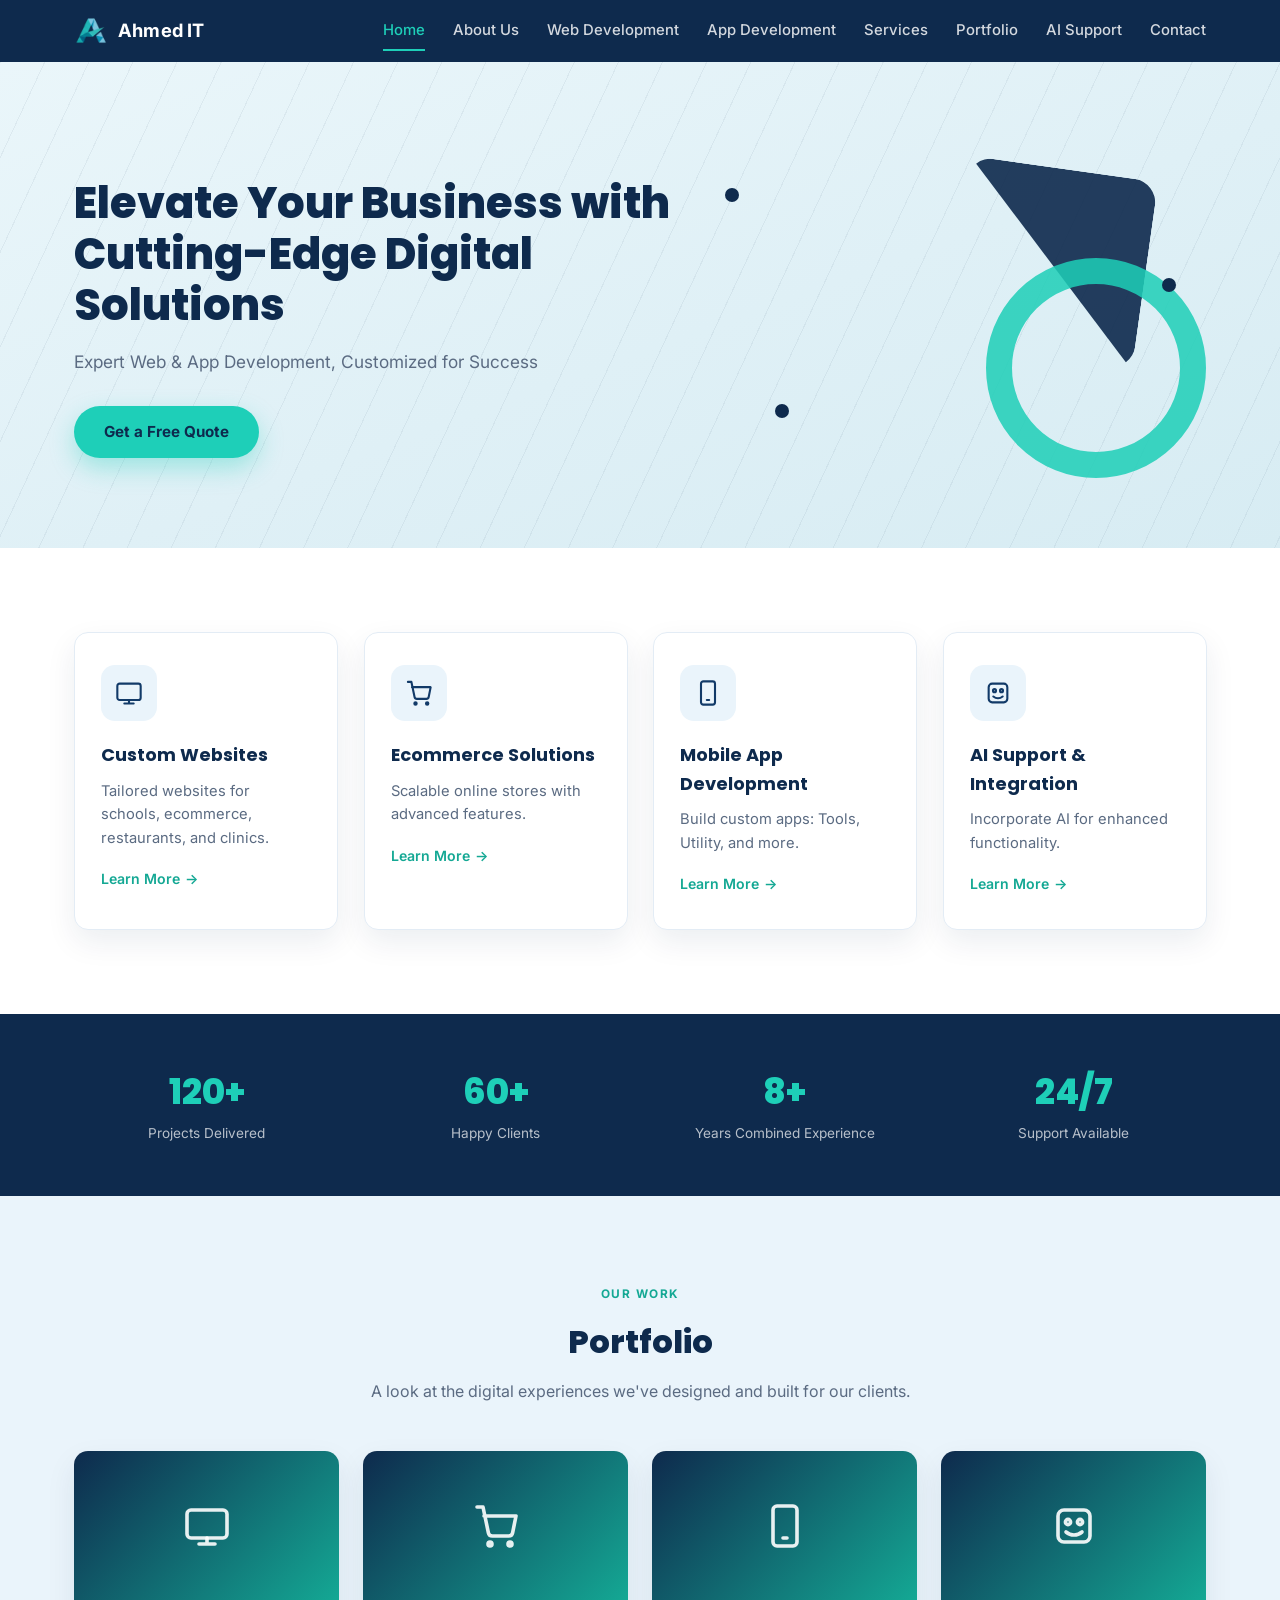
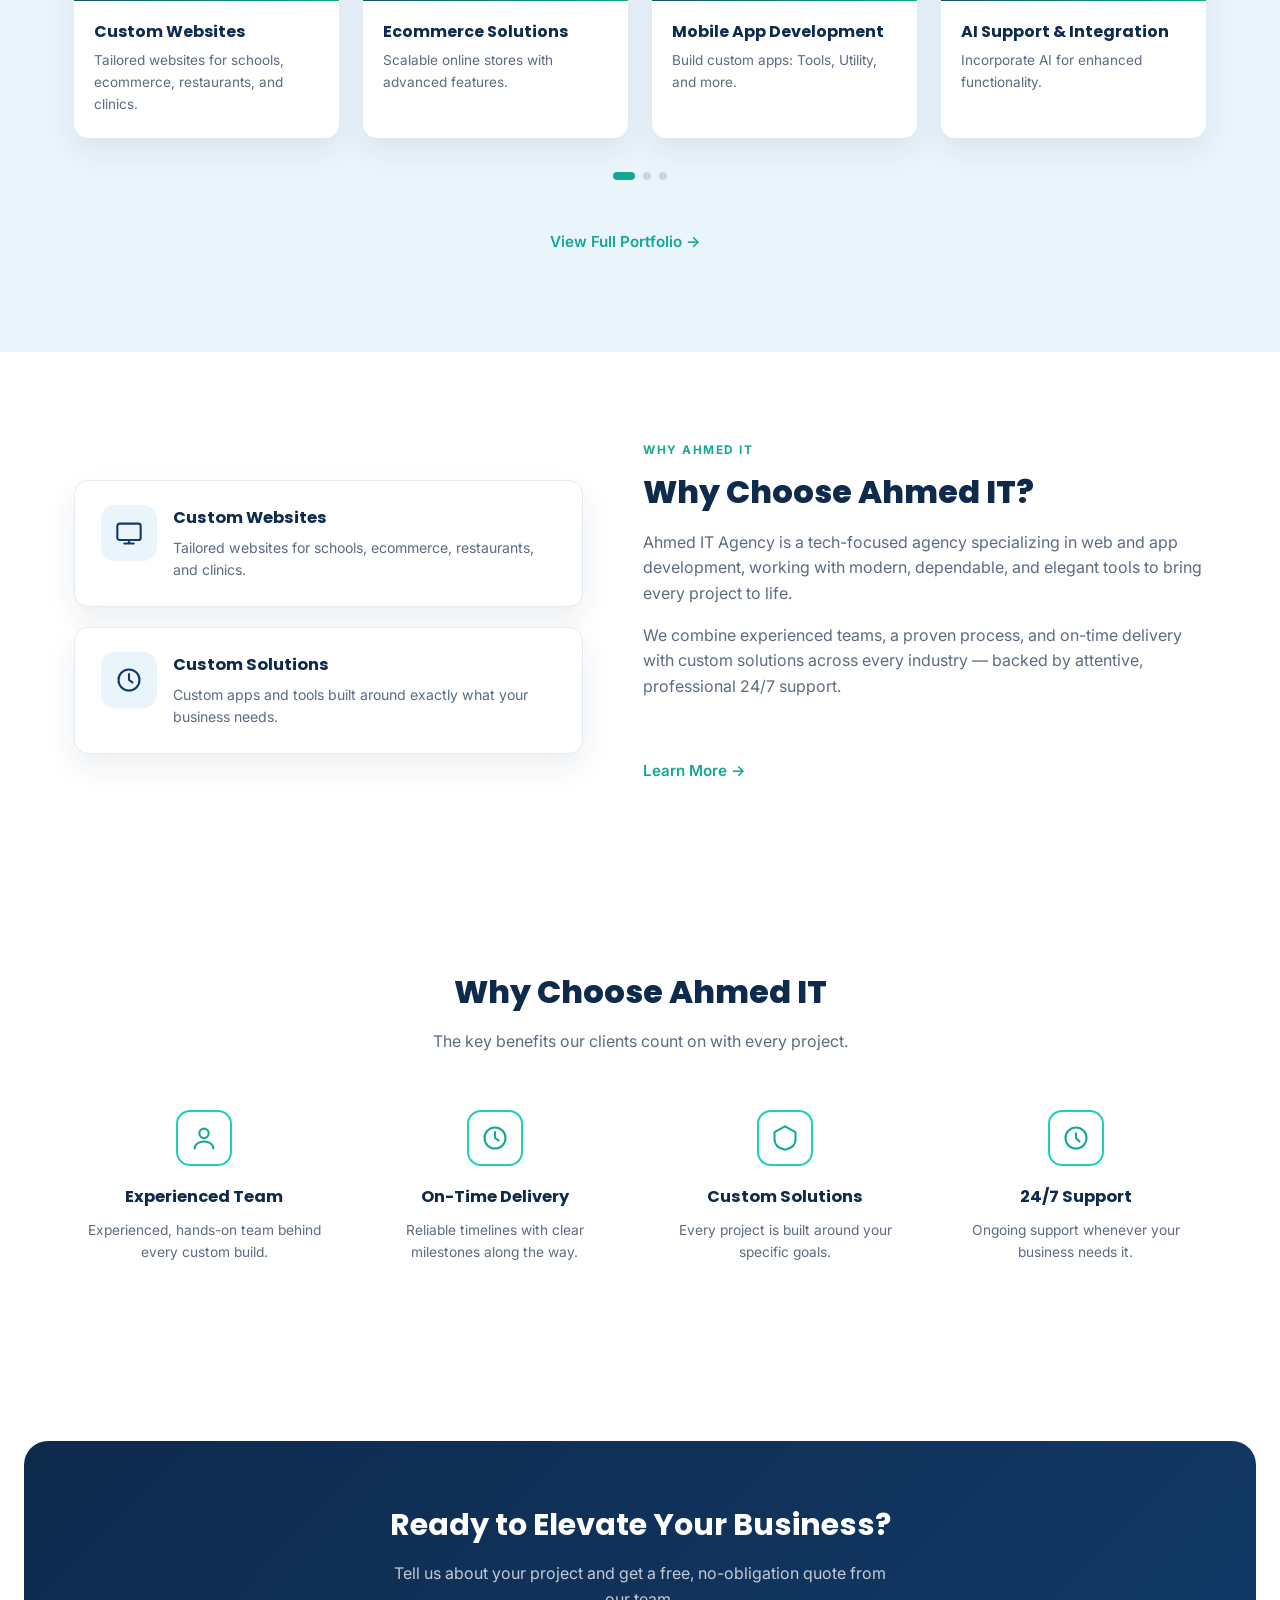
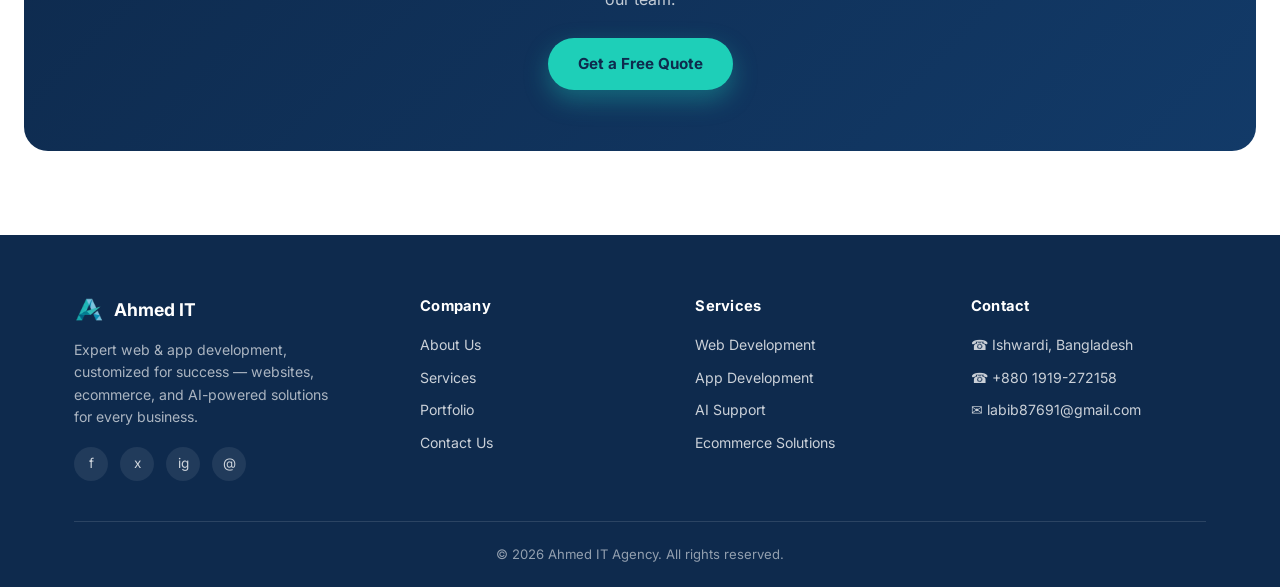
<file: index/index.html>
<!DOCTYPE html>
<html lang="en">
<head>
<meta charset="UTF-8">
<meta name="viewport" content="width=device-width, initial-scale=1.0">
<title>Home — Ahmed IT</title>
<meta name="description" content="Ahmed IT — Expert web & app development, customized for success.">
<link rel="icon" href="assets/logo.png" type="image/png">
<link rel="preconnect" href="https://fonts.googleapis.com">
<link href="https://fonts.googleapis.com/css2?family=Poppins:wght@400;500;600;700;800&family=Inter:wght@400;500;600&display=swap" rel="stylesheet">
<link rel="stylesheet" href="style.css">
</head>
<body>
<header>
  <div class="nav-wrap">
    <a href="./" class="brand"><img src="assets/logo.png" alt="Ahmed IT logo"> Ahmed IT</a>
    <nav>
      <ul id="navList">
        <li><a href="./" class="active">Home</a></li>
        <li><a href="about-us/">About Us</a></li>
        <li><a href="web-development/">Web Development</a></li>
        <li><a href="app-development/">App Development</a></li>
        <li><a href="services/">Services</a></li>
        <li><a href="portfolio/">Portfolio</a></li>
        <li><a href="ai-support/">AI Support</a></li>
        <li><a href="contact/">Contact</a></li>
        
      </ul>
    </nav>
    <button class="nav-toggle" id="navToggle" aria-label="Menu">&#9776;</button>
  </div>
</header>

<section class="hero">
  <div class="hero-lines"></div>
  <div class="container">
    <div>
      <h1>Elevate Your Business with Cutting-Edge Digital Solutions</h1>
      <p>Expert Web &amp; App Development, Customized for Success</p>
      <a href="contact/" class="btn">Get a Free Quote</a>
    </div>
    <div class="hero-visual">
      <div class="hero-shape shape-1"></div>
      <div class="hero-shape shape-2"></div>
      <div class="hero-shape dot dot-1"></div>
      <div class="hero-shape dot dot-2"></div>
      <div class="hero-shape dot dot-3"></div>
    </div>
  </div>
</section>

<section class="services">
  <div class="container">
    <div class="card-grid">
      <div class="service-card">
        <div class="icon-badge"><svg viewBox="0 0 24 24" fill="none" stroke-width="1.8" stroke-linecap="round" stroke-linejoin="round"><rect x="2" y="4" width="20" height="14" rx="2"/><path d="M8 21h8M12 18v3"/></svg></div>
        <h3>Custom Websites</h3>
        <p>Tailored websites for schools, ecommerce, restaurants, and clinics.</p>
        <a href="web-development/" class="learn-more">Learn More</a>
      </div>
      <div class="service-card">
        <div class="icon-badge"><svg viewBox="0 0 24 24" fill="none" stroke-width="1.8" stroke-linecap="round" stroke-linejoin="round"><circle cx="9" cy="21" r="1"/><circle cx="19" cy="21" r="1"/><path d="M2.5 2.5h3l2.7 12.9a2 2 0 0 0 2 1.6h8.1a2 2 0 0 0 2-1.6L22 7H6"/></svg></div>
        <h3>Ecommerce Solutions</h3>
        <p>Scalable online stores with advanced features.</p>
        <a href="services/" class="learn-more">Learn More</a>
      </div>
      <div class="service-card">
        <div class="icon-badge"><svg viewBox="0 0 24 24" fill="none" stroke-width="1.8" stroke-linecap="round" stroke-linejoin="round"><rect x="6" y="2" width="12" height="20" rx="2"/><path d="M11 18h2"/></svg></div>
        <h3>Mobile App Development</h3>
        <p>Build custom apps: Tools, Utility, and more.</p>
        <a href="app-development/" class="learn-more">Learn More</a>
      </div>
      <div class="service-card">
        <div class="icon-badge"><svg viewBox="0 0 24 24" fill="none" stroke-width="1.8" stroke-linecap="round" stroke-linejoin="round"><rect x="4" y="4" width="16" height="16" rx="3"/><circle cx="9" cy="10" r="1.3"/><circle cx="15" cy="10" r="1.3"/><path d="M8 15c1.2 1 2.6 1.5 4 1.5s2.8-.5 4-1.5"/></svg></div>
        <h3>AI Support &amp; Integration</h3>
        <p>Incorporate AI for enhanced functionality.</p>
        <a href="ai-support/" class="learn-more">Learn More</a>
      </div>
    </div>
  </div>
</section>

<section class="stats-bar">
  <div class="container">
    <div class="stat"><strong>120+</strong><span>Projects Delivered</span></div>
    <div class="stat"><strong>60+</strong><span>Happy Clients</span></div>
    <div class="stat"><strong>8+</strong><span>Years Combined Experience</span></div>
    <div class="stat"><strong>24/7</strong><span>Support Available</span></div>
  </div>
</section>

<section class="portfolio" id="portfolio">
  <div class="container">
    <div class="section-head">
      <span class="eyebrow">Our Work</span>
      <h2>Portfolio</h2>
      <p>A look at the digital experiences we've designed and built for our clients.</p>
    </div>
    <div class="portfolio-track">
      <div class="portfolio-item">
        <div class="portfolio-thumb"><svg viewBox="0 0 24 24" fill="none" stroke-width="1.8" stroke-linecap="round" stroke-linejoin="round"><rect x="2" y="4" width="20" height="14" rx="2"/><path d="M8 21h8M12 18v3"/></svg></div>
        <div class="portfolio-body"><h4>Custom Websites</h4><p>Tailored websites for schools, ecommerce, restaurants, and clinics.</p></div>
      </div>
      <div class="portfolio-item">
        <div class="portfolio-thumb"><svg viewBox="0 0 24 24" fill="none" stroke-width="1.8" stroke-linecap="round" stroke-linejoin="round"><circle cx="9" cy="21" r="1"/><circle cx="19" cy="21" r="1"/><path d="M2.5 2.5h3l2.7 12.9a2 2 0 0 0 2 1.6h8.1a2 2 0 0 0 2-1.6L22 7H6"/></svg></div>
        <div class="portfolio-body"><h4>Ecommerce Solutions</h4><p>Scalable online stores with advanced features.</p></div>
      </div>
      <div class="portfolio-item">
        <div class="portfolio-thumb"><svg viewBox="0 0 24 24" fill="none" stroke-width="1.8" stroke-linecap="round" stroke-linejoin="round"><rect x="6" y="2" width="12" height="20" rx="2"/><path d="M11 18h2"/></svg></div>
        <div class="portfolio-body"><h4>Mobile App Development</h4><p>Build custom apps: Tools, Utility, and more.</p></div>
      </div>
      <div class="portfolio-item">
        <div class="portfolio-thumb"><svg viewBox="0 0 24 24" fill="none" stroke-width="1.8" stroke-linecap="round" stroke-linejoin="round"><rect x="4" y="4" width="16" height="16" rx="3"/><circle cx="9" cy="10" r="1.3"/><circle cx="15" cy="10" r="1.3"/><path d="M8 15c1.2 1 2.6 1.5 4 1.5s2.8-.5 4-1.5"/></svg></div>
        <div class="portfolio-body"><h4>AI Support &amp; Integration</h4><p>Incorporate AI for enhanced functionality.</p></div>
      </div>
    </div>
    <div class="dots"><span class="active"></span><span></span><span></span></div>
    <div class="text-center"><a href="portfolio/" class="btn ghost" style="margin-top:36px;">View Full Portfolio →</a></div>
  </div>
</section>

<section class="why-intro">
  <div class="container">
    <div class="stat-cards">
      <div class="stat-card">
        <div class="icon-badge"><svg viewBox="0 0 24 24" fill="none" stroke-width="1.8" stroke-linecap="round" stroke-linejoin="round"><rect x="2" y="4" width="20" height="14" rx="2"/><path d="M8 21h8M12 18v3"/></svg></div>
        <div><h4>Custom Websites</h4><p>Tailored websites for schools, ecommerce, restaurants, and clinics.</p></div>
      </div>
      <div class="stat-card">
        <div class="icon-badge"><svg viewBox="0 0 24 24" fill="none" stroke-width="1.8" stroke-linecap="round" stroke-linejoin="round"><circle cx="12" cy="12" r="9"/><path d="M12 7v5l3 2"/></svg></div>
        <div><h4>Custom Solutions</h4><p>Custom apps and tools built around exactly what your business needs.</p></div>
      </div>
    </div>
    <div class="why-copy">
      <span class="eyebrow">Why Ahmed IT</span>
      <h2>Why Choose Ahmed IT?</h2>
      <p>Ahmed IT Agency is a tech-focused agency specializing in web and app development, working with modern, dependable, and elegant tools to bring every project to life.</p>
      <p>We combine experienced teams, a proven process, and on-time delivery with custom solutions across every industry — backed by attentive, professional 24/7 support.</p>
      <a href="about-us/" class="btn ghost">Learn More →</a>
    </div>
  </div>
</section>

<section class="benefits">
  <div class="container">
    <div class="section-head">
      <h2>Why Choose Ahmed IT</h2>
      <p>The key benefits our clients count on with every project.</p>
    </div>
    <div class="benefits-grid">
      <div class="benefit"><div class="icon-badge"><svg viewBox="0 0 24 24" fill="none" stroke-width="1.8" stroke-linecap="round" stroke-linejoin="round"><circle cx="12" cy="8" r="4"/><path d="M4 21c0-4 4-6 8-6s8 2 8 6"/></svg></div><h4>Experienced Team</h4><p>Experienced, hands-on team behind every custom build.</p></div>
      <div class="benefit"><div class="icon-badge"><svg viewBox="0 0 24 24" fill="none" stroke-width="1.8" stroke-linecap="round" stroke-linejoin="round"><circle cx="12" cy="12" r="9"/><path d="M12 7v5l3 2"/></svg></div><h4>On-Time Delivery</h4><p>Reliable timelines with clear milestones along the way.</p></div>
      <div class="benefit"><div class="icon-badge"><svg viewBox="0 0 24 24" fill="none" stroke-width="1.8" stroke-linecap="round" stroke-linejoin="round"><path d="M12 2 3 7v6c0 5 4 8 9 9 5-1 9-4 9-9V7l-9-5Z"/></svg></div><h4>Custom Solutions</h4><p>Every project is built around your specific goals.</p></div>
      <div class="benefit"><div class="icon-badge"><svg viewBox="0 0 24 24" fill="none" stroke-width="1.8" stroke-linecap="round" stroke-linejoin="round"><path d="M12 8v4l3 3"/><circle cx="12" cy="12" r="9"/></svg></div><h4>24/7 Support</h4><p>Ongoing support whenever your business needs it.</p></div>
    </div>
  </div>
</section>

<section>
  <div class="cta-banner">
    <h2>Ready to Elevate Your Business?</h2>
    <p>Tell us about your project and get a free, no-obligation quote from our team.</p>
    <a href="contact/" class="btn">Get a Free Quote</a>
  </div>
</section>
<footer id="contact-footer">
  <div class="container">
    <div class="footer-grid">
      <div>
        <div class="footer-brand"><img src="assets/logo.png" alt="Ahmed IT logo"> Ahmed IT</div>
        <p style="font-size:.88rem; color:rgba(255,255,255,.65); max-width:260px;">Expert web &amp; app development, customized for success — websites, ecommerce, and AI-powered solutions for every business.</p>
        <div class="socials" style="margin-top:18px;">
          <a href="https://www.facebook.com/profile.php?id=61589057010838" aria-label="Facebook" target="_blank" rel="noopener">f</a>
          <a href="https://x.com/LabibAhmed55908" aria-label="X (Twitter)" target="_blank" rel="noopener">x</a>
          <a href="https://www.instagram.com/labib_87691/" aria-label="Instagram" target="_blank" rel="noopener">ig</a>
          <a href="mailto:labib87691@gmail.com" aria-label="Email">@</a>
        </div>
      </div>
      <div>
        <h5>Company</h5>
        <ul>
          <li><a href="about-us/">About Us</a></li>
          <li><a href="services/">Services</a></li>
          <li><a href="portfolio/">Portfolio</a></li>
          <li><a href="contact/">Contact Us</a></li>
        </ul>
      </div>
      <div>
        <h5>Services</h5>
        <ul>
          <li><a href="web-development/">Web Development</a></li>
          <li><a href="app-development/">App Development</a></li>
          <li><a href="ai-support/">AI Support</a></li>
          <li><a href="services/">Ecommerce Solutions</a></li>
        </ul>
      </div>
      <div>
        <h5>Contact</h5>
        <ul>
          <li>&#9742; Ishwardi, Bangladesh</li>
          <li><a href="tel:+8801919272158">&#9742; +880 1919-272158</a></li>
          <li><a href="mailto:labib87691@gmail.com">&#9993; labib87691@gmail.com</a></li>
        </ul>
      </div>
    </div>
    <div class="copyright">© 2026 Ahmed IT Agency. All rights reserved.</div>
  </div>
</footer>

<script>
  const navToggle = document.getElementById('navToggle');
  const navList = document.getElementById('navList');
  if(navToggle){
    navToggle.addEventListener('click', () => navList.classList.toggle('open'));
  }
</script>
</body>
</html>
</file>
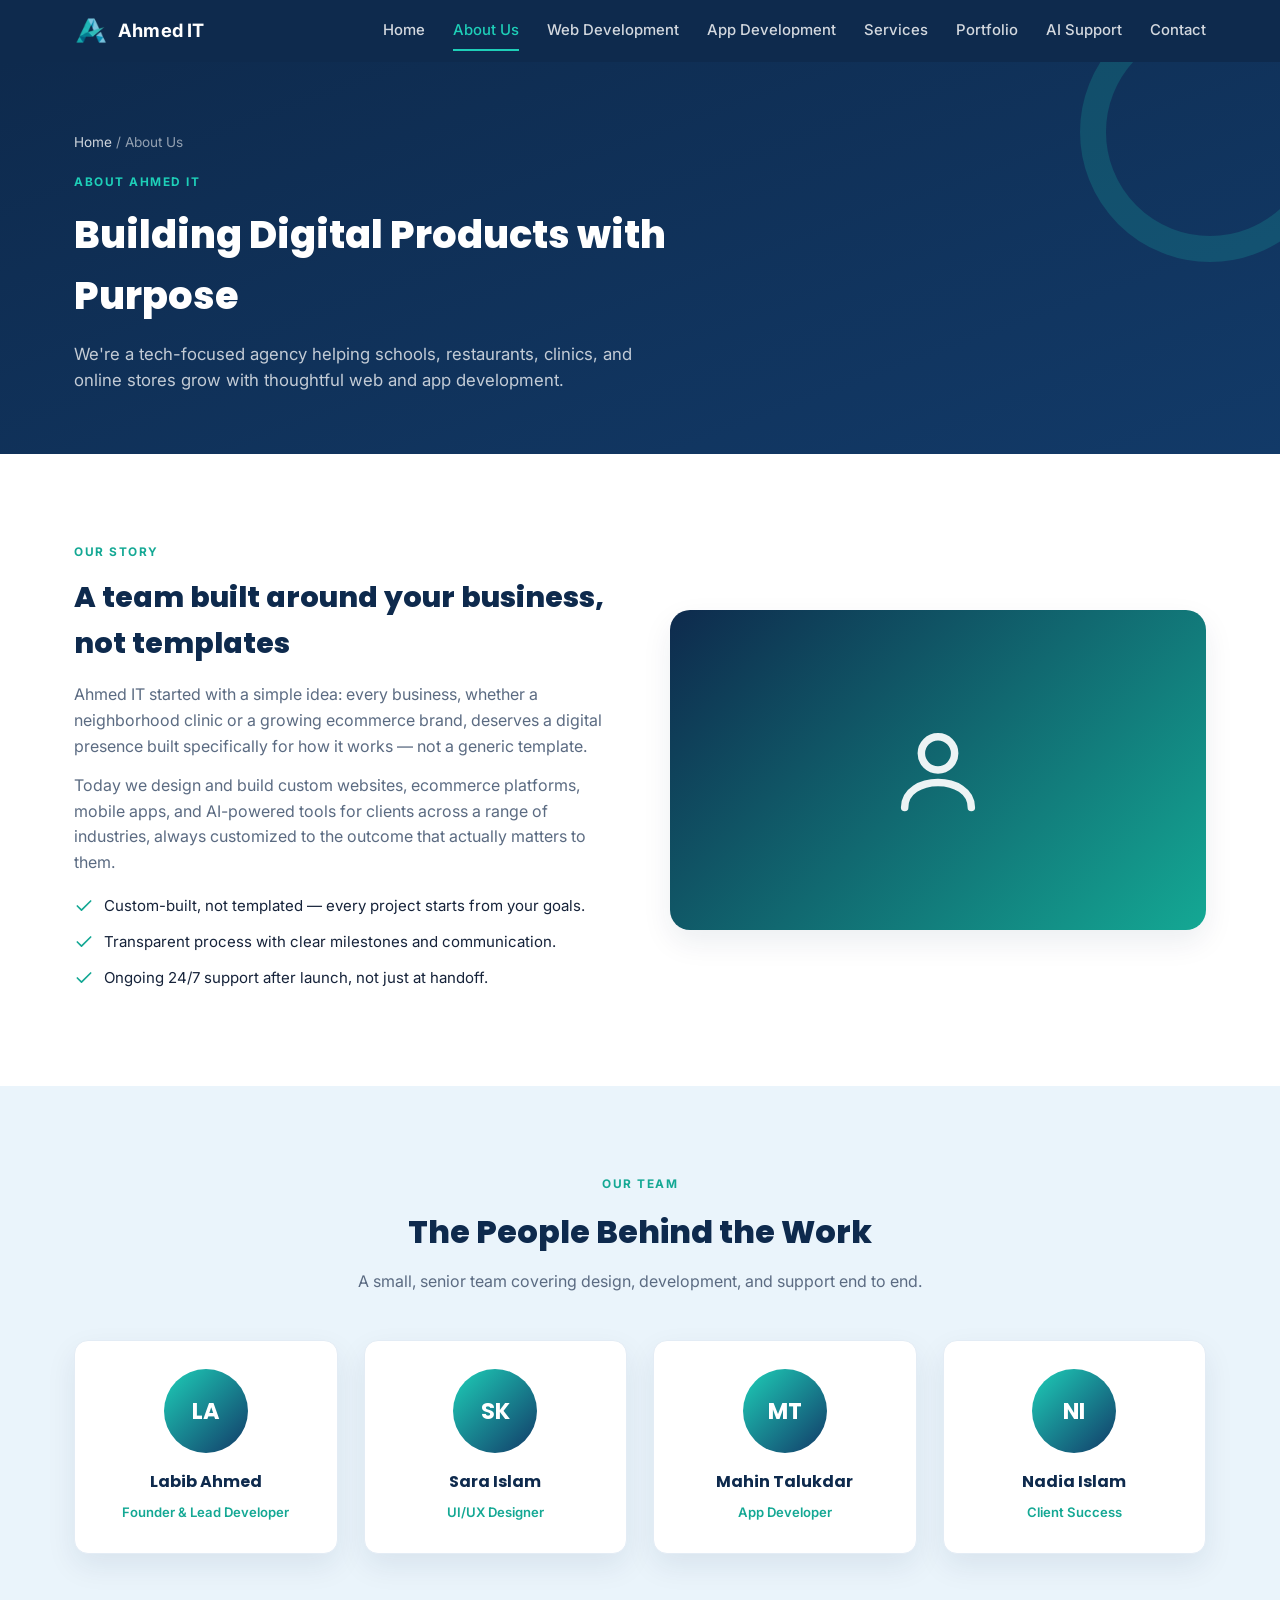
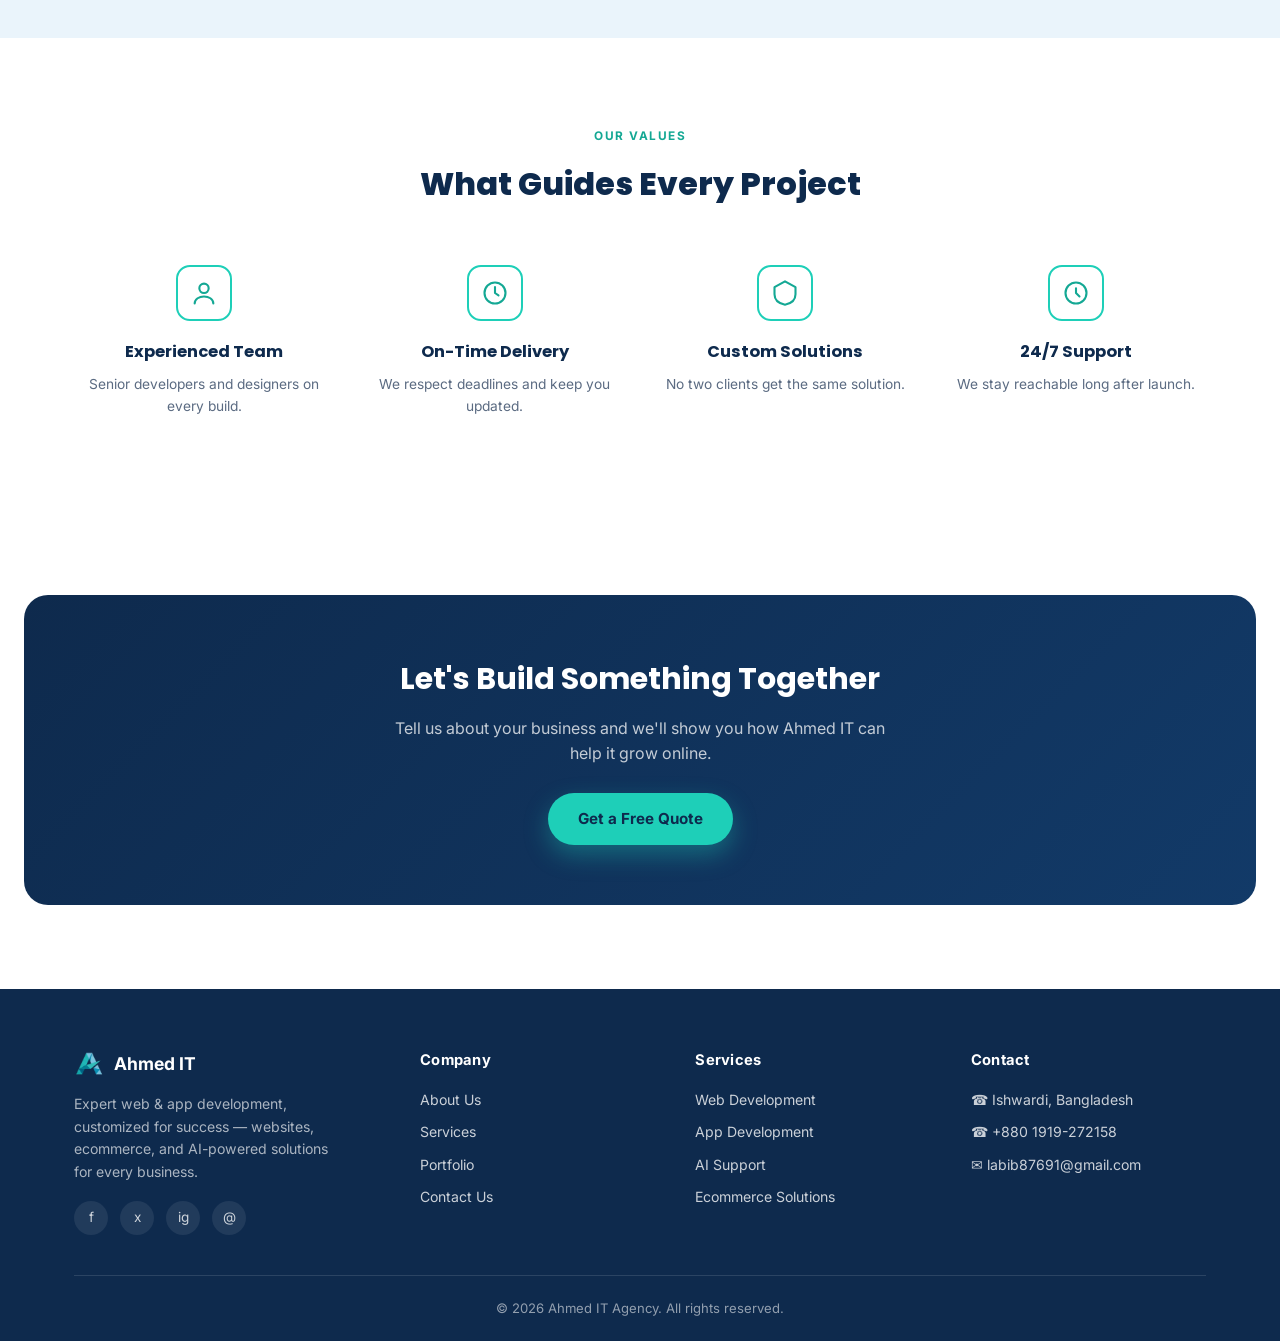
<file: index/about-us/index.html>
<!DOCTYPE html>
<html lang="en">
<head>
<meta charset="UTF-8">
<meta name="viewport" content="width=device-width, initial-scale=1.0">
<title>About Us — Ahmed IT</title>
<meta name="description" content="Learn about Ahmed IT — our story, team, and values.">
<link rel="icon" href="../assets/logo.png" type="image/png">
<link rel="preconnect" href="https://fonts.googleapis.com">
<link href="https://fonts.googleapis.com/css2?family=Poppins:wght@400;500;600;700;800&family=Inter:wght@400;500;600&display=swap" rel="stylesheet">
<link rel="stylesheet" href="../style.css">
</head>
<body>
<header>
  <div class="nav-wrap">
    <a href="../" class="brand"><img src="../assets/logo.png" alt="Ahmed IT logo"> Ahmed IT</a>
    <nav>
      <ul id="navList">
        <li><a href="../">Home</a></li>
        <li><a href="../about-us/" class="active">About Us</a></li>
        <li><a href="../web-development/">Web Development</a></li>
        <li><a href="../app-development/">App Development</a></li>
        <li><a href="../services/">Services</a></li>
        <li><a href="../portfolio/">Portfolio</a></li>
        <li><a href="../ai-support/">AI Support</a></li>
        <li><a href="../contact/">Contact</a></li>
        
      </ul>
    </nav>
    <button class="nav-toggle" id="navToggle" aria-label="Menu">&#9776;</button>
  </div>
</header>

<section class="page-hero">
  <div class="page-hero-shape"></div>
  <div class="container">
    <div class="breadcrumb"><a href="../">Home</a> / About Us</div>
    <span class="eyebrow">About Ahmed IT</span>
    <h1>Building Digital Products with Purpose</h1>
    <p>We're a tech-focused agency helping schools, restaurants, clinics, and online stores grow with thoughtful web and app development.</p>
  </div>
</section>

<section>
  <div class="container">
    <div class="feature-row">
      <div class="feature-copy">
        <span class="eyebrow">Our Story</span>
        <h2>A team built around your business, not templates</h2>
        <p>Ahmed IT started with a simple idea: every business, whether a neighborhood clinic or a growing ecommerce brand, deserves a digital presence built specifically for how it works — not a generic template.</p>
        <p>Today we design and build custom websites, ecommerce platforms, mobile apps, and AI-powered tools for clients across a range of industries, always customized to the outcome that actually matters to them.</p>
        <ul class="feature-list">
          <li><svg viewBox="0 0 24 24" fill="none" stroke-width="2" stroke-linecap="round" stroke-linejoin="round"><path d="M20 6 9 17l-5-5"/></svg><span>Custom-built, not templated — every project starts from your goals.</span></li>
          <li><svg viewBox="0 0 24 24" fill="none" stroke-width="2" stroke-linecap="round" stroke-linejoin="round"><path d="M20 6 9 17l-5-5"/></svg><span>Transparent process with clear milestones and communication.</span></li>
          <li><svg viewBox="0 0 24 24" fill="none" stroke-width="2" stroke-linecap="round" stroke-linejoin="round"><path d="M20 6 9 17l-5-5"/></svg><span>Ongoing 24/7 support after launch, not just at handoff.</span></li>
        </ul>
      </div>
      <div class="feature-visual"><svg viewBox="0 0 24 24" fill="none" stroke-width="1.8" stroke-linecap="round" stroke-linejoin="round"><circle cx="12" cy="8" r="4"/><path d="M4 21c0-4 4-6 8-6s8 2 8 6"/></svg></div>
    </div>
  </div>
</section>

<section style="background:var(--bg-light);">
  <div class="container">
    <div class="section-head">
      <span class="eyebrow">Our Team</span>
      <h2>The People Behind the Work</h2>
      <p>A small, senior team covering design, development, and support end to end.</p>
    </div>
    <div class="team-grid">
      <div class="team-card"><div class="team-avatar">LA</div><h4>Labib Ahmed</h4><span>Founder &amp; Lead Developer</span></div>
      <div class="team-card"><div class="team-avatar">SK</div><h4>Sara Islam</h4><span>UI/UX Designer</span></div>
      <div class="team-card"><div class="team-avatar">MT</div><h4>Mahin Talukdar</h4><span>App Developer</span></div>
      <div class="team-card"><div class="team-avatar">NI</div><h4>Nadia Islam</h4><span>Client Success</span></div>
    </div>
  </div>
</section>

<section>
  <div class="container">
    <div class="section-head">
      <span class="eyebrow">Our Values</span>
      <h2>What Guides Every Project</h2>
    </div>
    <div class="benefits-grid">
      <div class="benefit"><div class="icon-badge"><svg viewBox="0 0 24 24" fill="none" stroke-width="1.8" stroke-linecap="round" stroke-linejoin="round"><circle cx="12" cy="8" r="4"/><path d="M4 21c0-4 4-6 8-6s8 2 8 6"/></svg></div><h4>Experienced Team</h4><p>Senior developers and designers on every build.</p></div>
      <div class="benefit"><div class="icon-badge"><svg viewBox="0 0 24 24" fill="none" stroke-width="1.8" stroke-linecap="round" stroke-linejoin="round"><circle cx="12" cy="12" r="9"/><path d="M12 7v5l3 2"/></svg></div><h4>On-Time Delivery</h4><p>We respect deadlines and keep you updated.</p></div>
      <div class="benefit"><div class="icon-badge"><svg viewBox="0 0 24 24" fill="none" stroke-width="1.8" stroke-linecap="round" stroke-linejoin="round"><path d="M12 2 3 7v6c0 5 4 8 9 9 5-1 9-4 9-9V7l-9-5Z"/></svg></div><h4>Custom Solutions</h4><p>No two clients get the same solution.</p></div>
      <div class="benefit"><div class="icon-badge"><svg viewBox="0 0 24 24" fill="none" stroke-width="1.8" stroke-linecap="round" stroke-linejoin="round"><path d="M12 8v4l3 3"/><circle cx="12" cy="12" r="9"/></svg></div><h4>24/7 Support</h4><p>We stay reachable long after launch.</p></div>
    </div>
  </div>
</section>

<section>
  <div class="cta-banner">
    <h2>Let's Build Something Together</h2>
    <p>Tell us about your business and we'll show you how Ahmed IT can help it grow online.</p>
    <a href="../contact/" class="btn">Get a Free Quote</a>
  </div>
</section>
<footer id="contact-footer">
  <div class="container">
    <div class="footer-grid">
      <div>
        <div class="footer-brand"><img src="../assets/logo.png" alt="Ahmed IT logo"> Ahmed IT</div>
        <p style="font-size:.88rem; color:rgba(255,255,255,.65); max-width:260px;">Expert web &amp; app development, customized for success — websites, ecommerce, and AI-powered solutions for every business.</p>
        <div class="socials" style="margin-top:18px;">
          <a href="https://www.facebook.com/profile.php?id=61589057010838" aria-label="Facebook" target="_blank" rel="noopener">f</a>
          <a href="https://x.com/LabibAhmed55908" aria-label="X (Twitter)" target="_blank" rel="noopener">x</a>
          <a href="https://www.instagram.com/labib_87691/" aria-label="Instagram" target="_blank" rel="noopener">ig</a>
          <a href="mailto:labib87691@gmail.com" aria-label="Email">@</a>
        </div>
      </div>
      <div>
        <h5>Company</h5>
        <ul>
          <li><a href="../about-us/">About Us</a></li>
          <li><a href="../services/">Services</a></li>
          <li><a href="../portfolio/">Portfolio</a></li>
          <li><a href="../contact/">Contact Us</a></li>
        </ul>
      </div>
      <div>
        <h5>Services</h5>
        <ul>
          <li><a href="../web-development/">Web Development</a></li>
          <li><a href="../app-development/">App Development</a></li>
          <li><a href="../ai-support/">AI Support</a></li>
          <li><a href="../services/">Ecommerce Solutions</a></li>
        </ul>
      </div>
      <div>
        <h5>Contact</h5>
        <ul>
          <li>&#9742; Ishwardi, Bangladesh</li>
          <li><a href="tel:+8801919272158">&#9742; +880 1919-272158</a></li>
          <li><a href="mailto:labib87691@gmail.com">&#9993; labib87691@gmail.com</a></li>
        </ul>
      </div>
    </div>
    <div class="copyright">© 2026 Ahmed IT Agency. All rights reserved.</div>
  </div>
</footer>

<script>
  const navToggle = document.getElementById('navToggle');
  const navList = document.getElementById('navList');
  if(navToggle){
    navToggle.addEventListener('click', () => navList.classList.toggle('open'));
  }
</script>
</body>
</html>
</file>
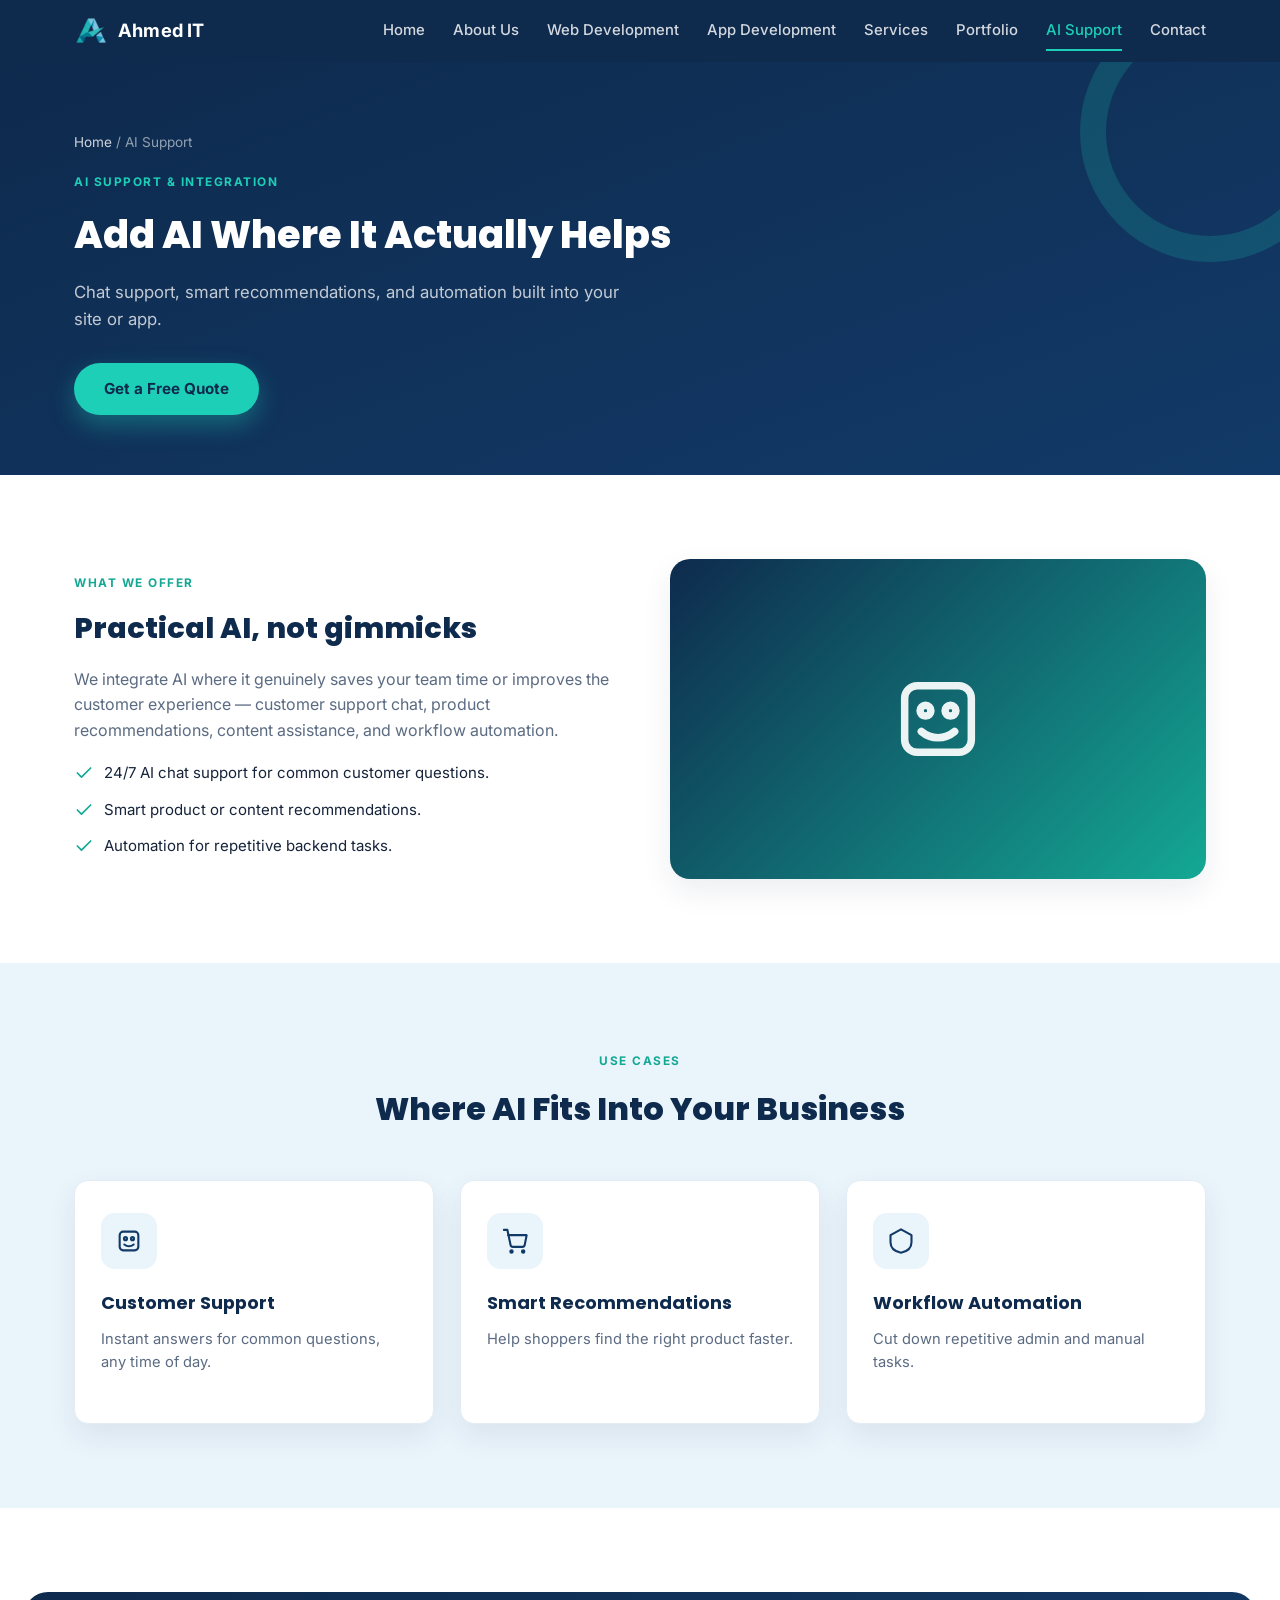
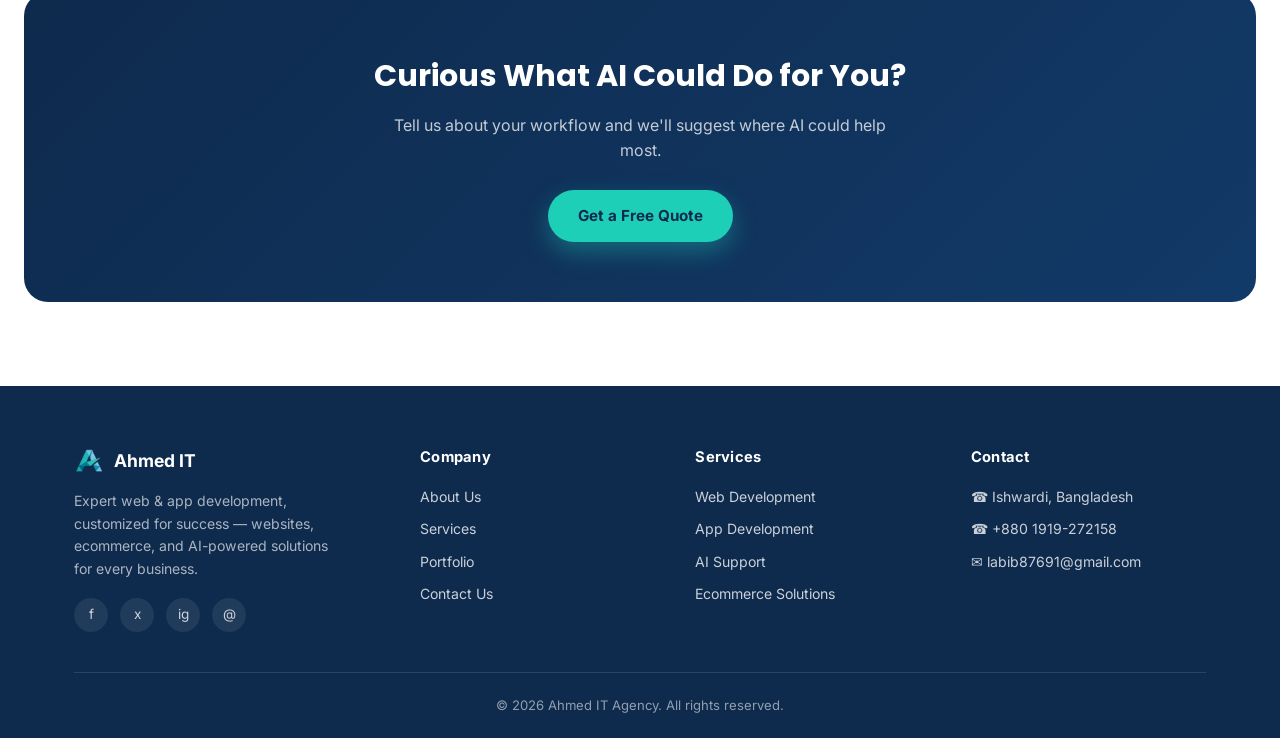
<file: index/ai-support/index.html>
<!DOCTYPE html>
<html lang="en">
<head>
<meta charset="UTF-8">
<meta name="viewport" content="width=device-width, initial-scale=1.0">
<title>AI Support — Ahmed IT</title>
<meta name="description" content="AI integration for customer support, recommendations, and automation.">
<link rel="icon" href="../assets/logo.png" type="image/png">
<link rel="preconnect" href="https://fonts.googleapis.com">
<link href="https://fonts.googleapis.com/css2?family=Poppins:wght@400;500;600;700;800&family=Inter:wght@400;500;600&display=swap" rel="stylesheet">
<link rel="stylesheet" href="../style.css">
</head>
<body>
<header>
  <div class="nav-wrap">
    <a href="../" class="brand"><img src="../assets/logo.png" alt="Ahmed IT logo"> Ahmed IT</a>
    <nav>
      <ul id="navList">
        <li><a href="../">Home</a></li>
        <li><a href="../about-us/">About Us</a></li>
        <li><a href="../web-development/">Web Development</a></li>
        <li><a href="../app-development/">App Development</a></li>
        <li><a href="../services/">Services</a></li>
        <li><a href="../portfolio/">Portfolio</a></li>
        <li><a href="../ai-support/" class="active">AI Support</a></li>
        <li><a href="../contact/">Contact</a></li>
        
      </ul>
    </nav>
    <button class="nav-toggle" id="navToggle" aria-label="Menu">&#9776;</button>
  </div>
</header>

<section class="page-hero">
  <div class="page-hero-shape"></div>
  <div class="container">
    <div class="breadcrumb"><a href="../">Home</a> / AI Support</div>
    <span class="eyebrow">AI Support &amp; Integration</span>
    <h1>Add AI Where It Actually Helps</h1>
    <p>Chat support, smart recommendations, and automation built into your site or app.</p>
    <a href="../contact/" class="btn">Get a Free Quote</a>
  </div>
</section>

<section>
  <div class="container">
    <div class="feature-row">
      <div class="feature-copy">
        <span class="eyebrow">What We Offer</span>
        <h2>Practical AI, not gimmicks</h2>
        <p>We integrate AI where it genuinely saves your team time or improves the customer experience — customer support chat, product recommendations, content assistance, and workflow automation.</p>
        <ul class="feature-list">
          <li><svg viewBox="0 0 24 24" fill="none" stroke-width="2" stroke-linecap="round" stroke-linejoin="round"><path d="M20 6 9 17l-5-5"/></svg><span>24/7 AI chat support for common customer questions.</span></li>
          <li><svg viewBox="0 0 24 24" fill="none" stroke-width="2" stroke-linecap="round" stroke-linejoin="round"><path d="M20 6 9 17l-5-5"/></svg><span>Smart product or content recommendations.</span></li>
          <li><svg viewBox="0 0 24 24" fill="none" stroke-width="2" stroke-linecap="round" stroke-linejoin="round"><path d="M20 6 9 17l-5-5"/></svg><span>Automation for repetitive backend tasks.</span></li>
        </ul>
      </div>
      <div class="feature-visual"><svg viewBox="0 0 24 24" fill="none" stroke-width="1.8" stroke-linecap="round" stroke-linejoin="round"><rect x="4" y="4" width="16" height="16" rx="3"/><circle cx="9" cy="10" r="1.3"/><circle cx="15" cy="10" r="1.3"/><path d="M8 15c1.2 1 2.6 1.5 4 1.5s2.8-.5 4-1.5"/></svg></div>
    </div>
  </div>
</section>

<section style="background:var(--bg-light);">
  <div class="container">
    <div class="section-head">
      <span class="eyebrow">Use Cases</span>
      <h2>Where AI Fits Into Your Business</h2>
    </div>
    <div class="card-grid cols-3">
      <div class="service-card"><div class="icon-badge"><svg viewBox="0 0 24 24" fill="none" stroke-width="1.8" stroke-linecap="round" stroke-linejoin="round"><rect x="4" y="4" width="16" height="16" rx="3"/><circle cx="9" cy="10" r="1.3"/><circle cx="15" cy="10" r="1.3"/><path d="M8 15c1.2 1 2.6 1.5 4 1.5s2.8-.5 4-1.5"/></svg></div><h3>Customer Support</h3><p>Instant answers for common questions, any time of day.</p></div>
      <div class="service-card"><div class="icon-badge"><svg viewBox="0 0 24 24" fill="none" stroke-width="1.8" stroke-linecap="round" stroke-linejoin="round"><circle cx="9" cy="21" r="1"/><circle cx="19" cy="21" r="1"/><path d="M2.5 2.5h3l2.7 12.9a2 2 0 0 0 2 1.6h8.1a2 2 0 0 0 2-1.6L22 7H6"/></svg></div><h3>Smart Recommendations</h3><p>Help shoppers find the right product faster.</p></div>
      <div class="service-card"><div class="icon-badge"><svg viewBox="0 0 24 24" fill="none" stroke-width="1.8" stroke-linecap="round" stroke-linejoin="round"><path d="M12 2 3 7v6c0 5 4 8 9 9 5-1 9-4 9-9V7l-9-5Z"/></svg></div><h3>Workflow Automation</h3><p>Cut down repetitive admin and manual tasks.</p></div>
    </div>
  </div>
</section>

<section>
  <div class="cta-banner">
    <h2>Curious What AI Could Do for You?</h2>
    <p>Tell us about your workflow and we'll suggest where AI could help most.</p>
    <a href="../contact/" class="btn">Get a Free Quote</a>
  </div>
</section>
<footer id="contact-footer">
  <div class="container">
    <div class="footer-grid">
      <div>
        <div class="footer-brand"><img src="../assets/logo.png" alt="Ahmed IT logo"> Ahmed IT</div>
        <p style="font-size:.88rem; color:rgba(255,255,255,.65); max-width:260px;">Expert web &amp; app development, customized for success — websites, ecommerce, and AI-powered solutions for every business.</p>
        <div class="socials" style="margin-top:18px;">
          <a href="https://www.facebook.com/profile.php?id=61589057010838" aria-label="Facebook" target="_blank" rel="noopener">f</a>
          <a href="https://x.com/LabibAhmed55908" aria-label="X (Twitter)" target="_blank" rel="noopener">x</a>
          <a href="https://www.instagram.com/labib_87691/" aria-label="Instagram" target="_blank" rel="noopener">ig</a>
          <a href="mailto:labib87691@gmail.com" aria-label="Email">@</a>
        </div>
      </div>
      <div>
        <h5>Company</h5>
        <ul>
          <li><a href="../about-us/">About Us</a></li>
          <li><a href="../services/">Services</a></li>
          <li><a href="../portfolio/">Portfolio</a></li>
          <li><a href="../contact/">Contact Us</a></li>
        </ul>
      </div>
      <div>
        <h5>Services</h5>
        <ul>
          <li><a href="../web-development/">Web Development</a></li>
          <li><a href="../app-development/">App Development</a></li>
          <li><a href="../ai-support/">AI Support</a></li>
          <li><a href="../services/">Ecommerce Solutions</a></li>
        </ul>
      </div>
      <div>
        <h5>Contact</h5>
        <ul>
          <li>&#9742; Ishwardi, Bangladesh</li>
          <li><a href="tel:+8801919272158">&#9742; +880 1919-272158</a></li>
          <li><a href="mailto:labib87691@gmail.com">&#9993; labib87691@gmail.com</a></li>
        </ul>
      </div>
    </div>
    <div class="copyright">© 2026 Ahmed IT Agency. All rights reserved.</div>
  </div>
</footer>

<script>
  const navToggle = document.getElementById('navToggle');
  const navList = document.getElementById('navList');
  if(navToggle){
    navToggle.addEventListener('click', () => navList.classList.toggle('open'));
  }
</script>
</body>
</html>
</file>
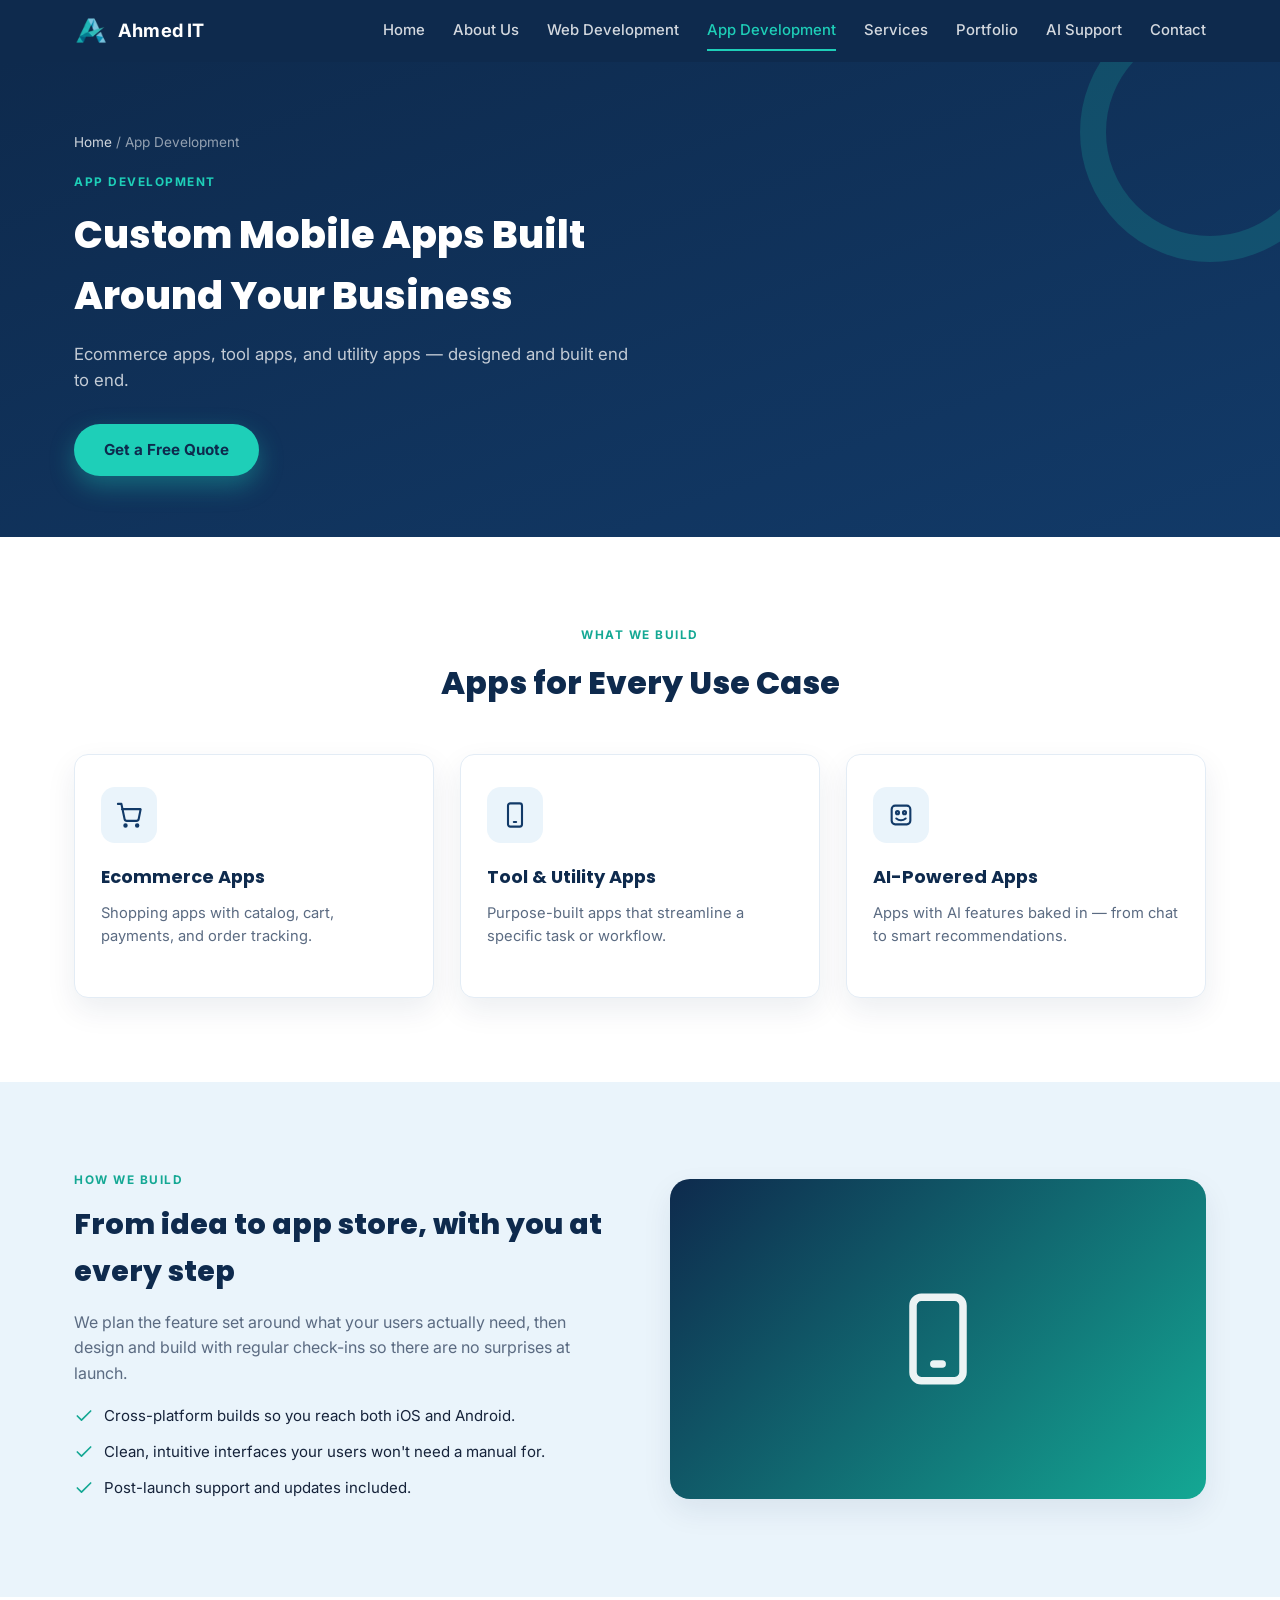
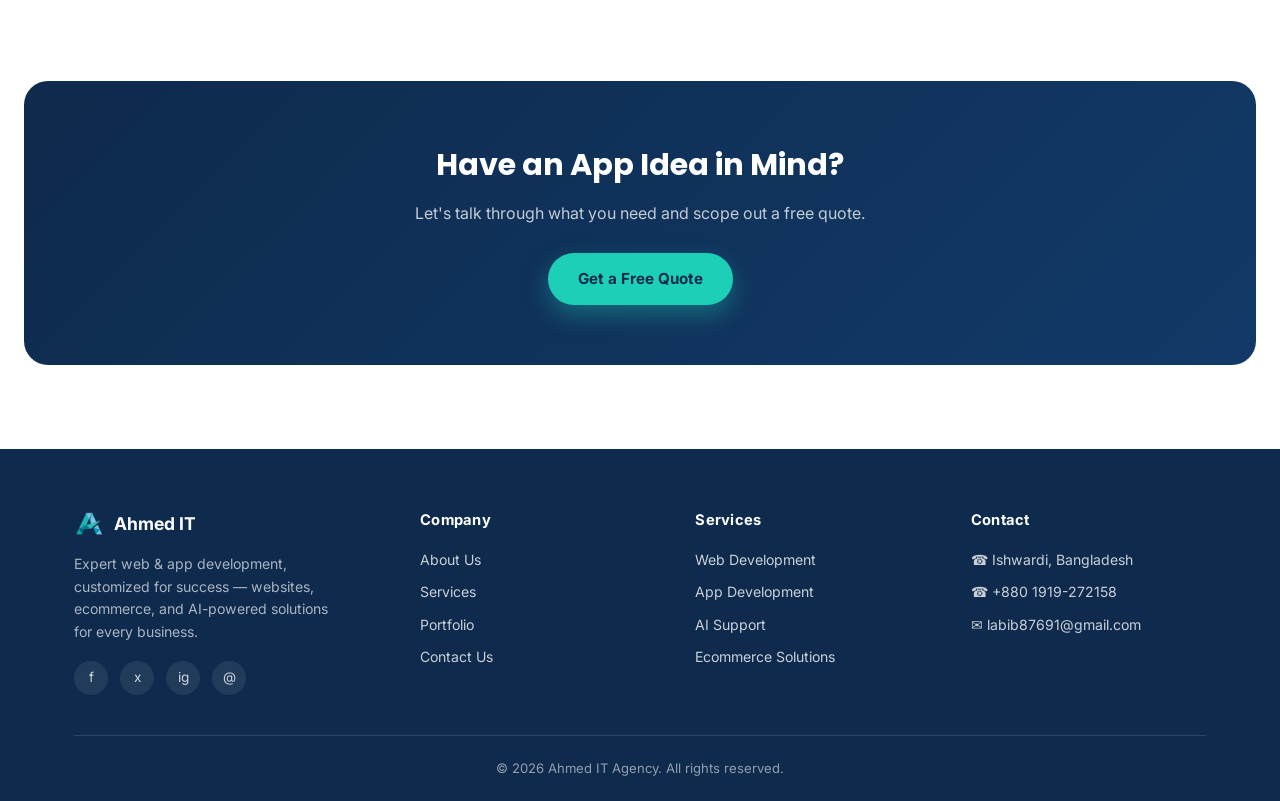
<file: index/app-development/index.html>
<!DOCTYPE html>
<html lang="en">
<head>
<meta charset="UTF-8">
<meta name="viewport" content="width=device-width, initial-scale=1.0">
<title>App Development — Ahmed IT</title>
<meta name="description" content="Custom ecommerce, tool, and AI-powered mobile apps.">
<link rel="icon" href="../assets/logo.png" type="image/png">
<link rel="preconnect" href="https://fonts.googleapis.com">
<link href="https://fonts.googleapis.com/css2?family=Poppins:wght@400;500;600;700;800&family=Inter:wght@400;500;600&display=swap" rel="stylesheet">
<link rel="stylesheet" href="../style.css">
</head>
<body>
<header>
  <div class="nav-wrap">
    <a href="../" class="brand"><img src="../assets/logo.png" alt="Ahmed IT logo"> Ahmed IT</a>
    <nav>
      <ul id="navList">
        <li><a href="../">Home</a></li>
        <li><a href="../about-us/">About Us</a></li>
        <li><a href="../web-development/">Web Development</a></li>
        <li><a href="../app-development/" class="active">App Development</a></li>
        <li><a href="../services/">Services</a></li>
        <li><a href="../portfolio/">Portfolio</a></li>
        <li><a href="../ai-support/">AI Support</a></li>
        <li><a href="../contact/">Contact</a></li>
        
      </ul>
    </nav>
    <button class="nav-toggle" id="navToggle" aria-label="Menu">&#9776;</button>
  </div>
</header>

<section class="page-hero">
  <div class="page-hero-shape"></div>
  <div class="container">
    <div class="breadcrumb"><a href="../">Home</a> / App Development</div>
    <span class="eyebrow">App Development</span>
    <h1>Custom Mobile Apps Built Around Your Business</h1>
    <p>Ecommerce apps, tool apps, and utility apps — designed and built end to end.</p>
    <a href="../contact/" class="btn">Get a Free Quote</a>
  </div>
</section>

<section>
  <div class="container">
    <div class="section-head">
      <span class="eyebrow">What We Build</span>
      <h2>Apps for Every Use Case</h2>
    </div>
    <div class="card-grid cols-3">
      <div class="service-card">
        <div class="icon-badge"><svg viewBox="0 0 24 24" fill="none" stroke-width="1.8" stroke-linecap="round" stroke-linejoin="round"><circle cx="9" cy="21" r="1"/><circle cx="19" cy="21" r="1"/><path d="M2.5 2.5h3l2.7 12.9a2 2 0 0 0 2 1.6h8.1a2 2 0 0 0 2-1.6L22 7H6"/></svg></div>
        <h3>Ecommerce Apps</h3>
        <p>Shopping apps with catalog, cart, payments, and order tracking.</p>
      </div>
      <div class="service-card">
        <div class="icon-badge"><svg viewBox="0 0 24 24" fill="none" stroke-width="1.8" stroke-linecap="round" stroke-linejoin="round"><rect x="6" y="2" width="12" height="20" rx="2"/><path d="M11 18h2"/></svg></div>
        <h3>Tool &amp; Utility Apps</h3>
        <p>Purpose-built apps that streamline a specific task or workflow.</p>
      </div>
      <div class="service-card">
        <div class="icon-badge"><svg viewBox="0 0 24 24" fill="none" stroke-width="1.8" stroke-linecap="round" stroke-linejoin="round"><rect x="4" y="4" width="16" height="16" rx="3"/><circle cx="9" cy="10" r="1.3"/><circle cx="15" cy="10" r="1.3"/><path d="M8 15c1.2 1 2.6 1.5 4 1.5s2.8-.5 4-1.5"/></svg></div>
        <h3>AI-Powered Apps</h3>
        <p>Apps with AI features baked in — from chat to smart recommendations.</p>
      </div>
    </div>
  </div>
</section>

<section style="background:var(--bg-light);">
  <div class="container">
    <div class="feature-row">
      <div class="feature-copy">
        <span class="eyebrow">How We Build</span>
        <h2>From idea to app store, with you at every step</h2>
        <p>We plan the feature set around what your users actually need, then design and build with regular check-ins so there are no surprises at launch.</p>
        <ul class="feature-list">
          <li><svg viewBox="0 0 24 24" fill="none" stroke-width="2" stroke-linecap="round" stroke-linejoin="round"><path d="M20 6 9 17l-5-5"/></svg><span>Cross-platform builds so you reach both iOS and Android.</span></li>
          <li><svg viewBox="0 0 24 24" fill="none" stroke-width="2" stroke-linecap="round" stroke-linejoin="round"><path d="M20 6 9 17l-5-5"/></svg><span>Clean, intuitive interfaces your users won't need a manual for.</span></li>
          <li><svg viewBox="0 0 24 24" fill="none" stroke-width="2" stroke-linecap="round" stroke-linejoin="round"><path d="M20 6 9 17l-5-5"/></svg><span>Post-launch support and updates included.</span></li>
        </ul>
      </div>
      <div class="feature-visual"><svg viewBox="0 0 24 24" fill="none" stroke-width="1.8" stroke-linecap="round" stroke-linejoin="round"><rect x="6" y="2" width="12" height="20" rx="2"/><path d="M11 18h2"/></svg></div>
    </div>
  </div>
</section>

<section>
  <div class="cta-banner">
    <h2>Have an App Idea in Mind?</h2>
    <p>Let's talk through what you need and scope out a free quote.</p>
    <a href="../contact/" class="btn">Get a Free Quote</a>
  </div>
</section>
<footer id="contact-footer">
  <div class="container">
    <div class="footer-grid">
      <div>
        <div class="footer-brand"><img src="../assets/logo.png" alt="Ahmed IT logo"> Ahmed IT</div>
        <p style="font-size:.88rem; color:rgba(255,255,255,.65); max-width:260px;">Expert web &amp; app development, customized for success — websites, ecommerce, and AI-powered solutions for every business.</p>
        <div class="socials" style="margin-top:18px;">
          <a href="https://www.facebook.com/profile.php?id=61589057010838" aria-label="Facebook" target="_blank" rel="noopener">f</a>
          <a href="https://x.com/LabibAhmed55908" aria-label="X (Twitter)" target="_blank" rel="noopener">x</a>
          <a href="https://www.instagram.com/labib_87691/" aria-label="Instagram" target="_blank" rel="noopener">ig</a>
          <a href="mailto:labib87691@gmail.com" aria-label="Email">@</a>
        </div>
      </div>
      <div>
        <h5>Company</h5>
        <ul>
          <li><a href="../about-us/">About Us</a></li>
          <li><a href="../services/">Services</a></li>
          <li><a href="../portfolio/">Portfolio</a></li>
          <li><a href="../contact/">Contact Us</a></li>
        </ul>
      </div>
      <div>
        <h5>Services</h5>
        <ul>
          <li><a href="../web-development/">Web Development</a></li>
          <li><a href="../app-development/">App Development</a></li>
          <li><a href="../ai-support/">AI Support</a></li>
          <li><a href="../services/">Ecommerce Solutions</a></li>
        </ul>
      </div>
      <div>
        <h5>Contact</h5>
        <ul>
          <li>&#9742; Ishwardi, Bangladesh</li>
          <li><a href="tel:+8801919272158">&#9742; +880 1919-272158</a></li>
          <li><a href="mailto:labib87691@gmail.com">&#9993; labib87691@gmail.com</a></li>
        </ul>
      </div>
    </div>
    <div class="copyright">© 2026 Ahmed IT Agency. All rights reserved.</div>
  </div>
</footer>

<script>
  const navToggle = document.getElementById('navToggle');
  const navList = document.getElementById('navList');
  if(navToggle){
    navToggle.addEventListener('click', () => navList.classList.toggle('open'));
  }
</script>
</body>
</html>
</file>
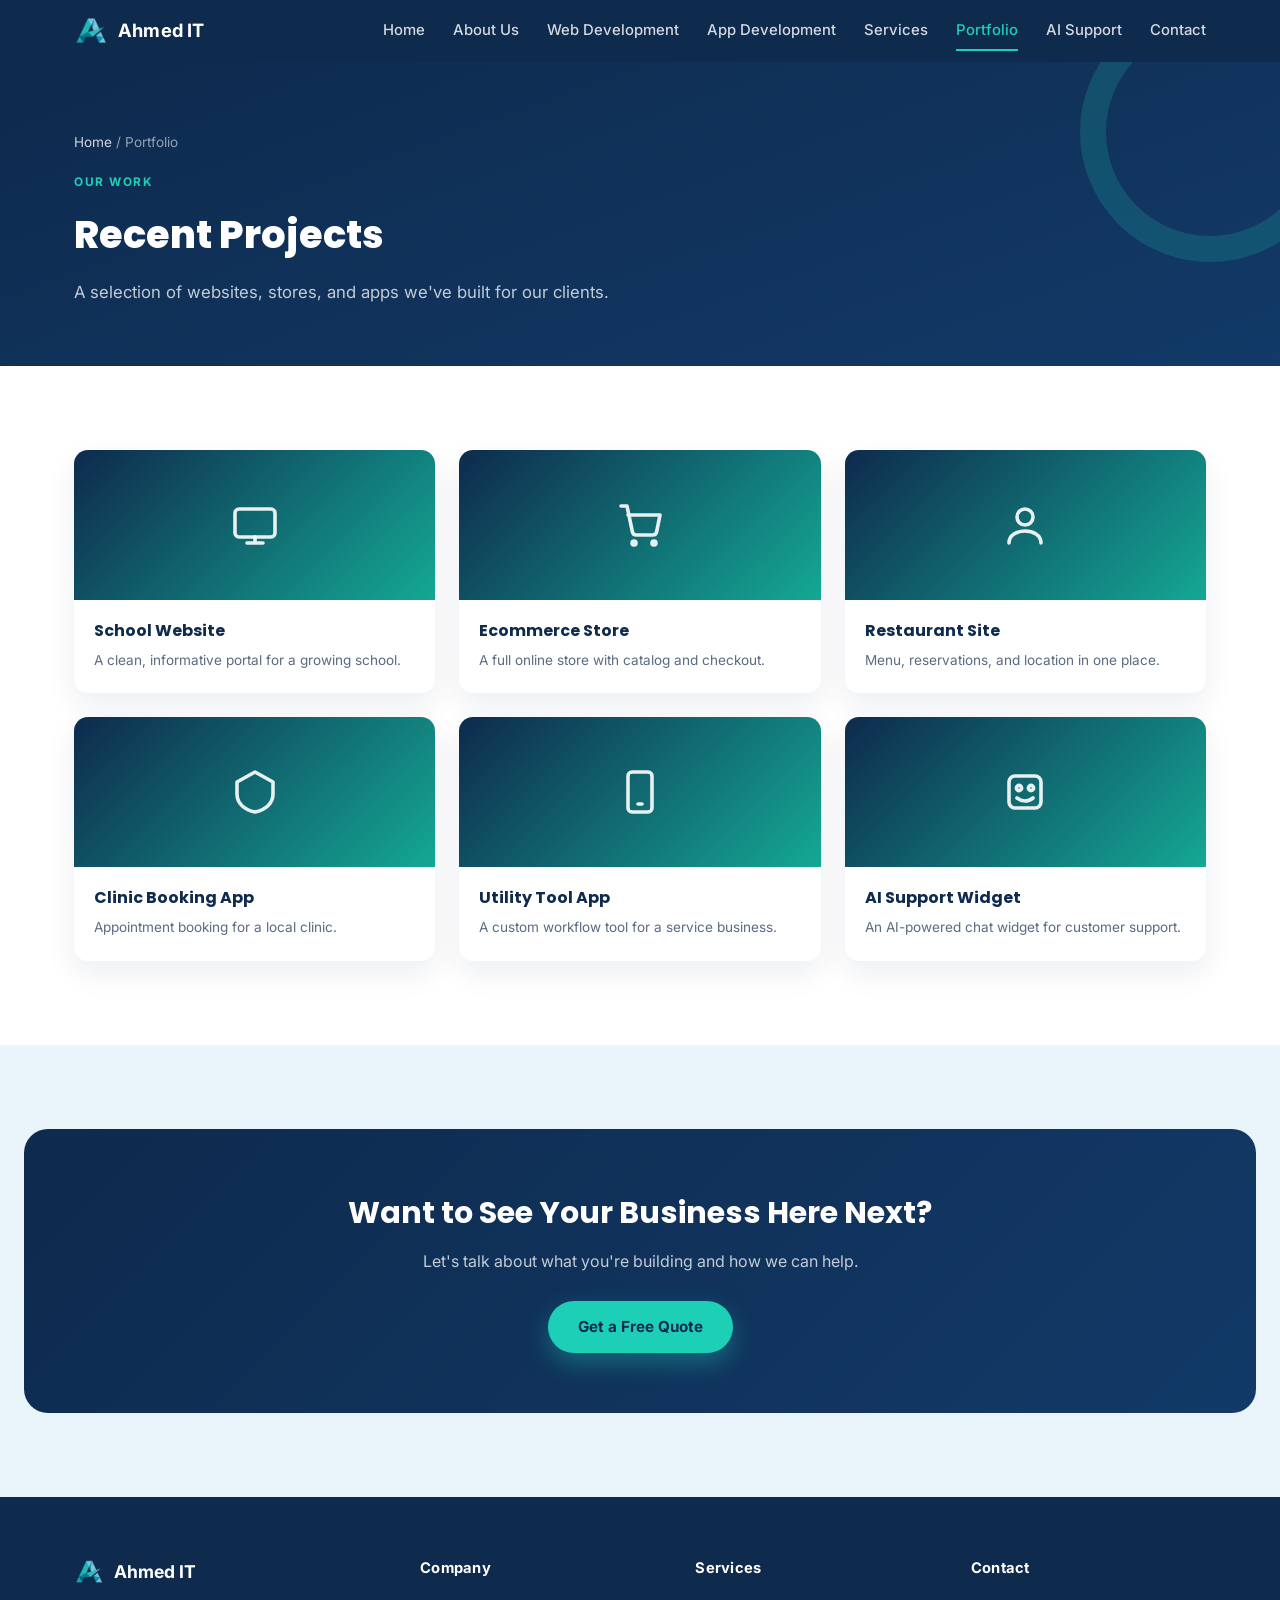
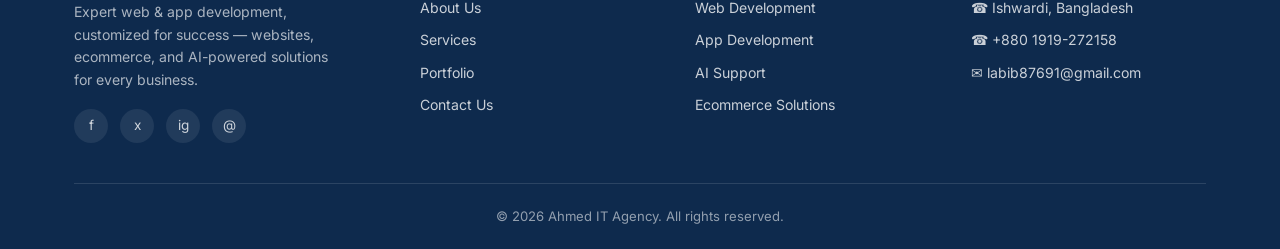
<file: index/portfolio/index.html>
<!DOCTYPE html>
<html lang="en">
<head>
<meta charset="UTF-8">
<meta name="viewport" content="width=device-width, initial-scale=1.0">
<title>Portfolio — Ahmed IT</title>
<meta name="description" content="See recent websites, ecommerce stores, and apps built by Ahmed IT.">
<link rel="icon" href="../assets/logo.png" type="image/png">
<link rel="preconnect" href="https://fonts.googleapis.com">
<link href="https://fonts.googleapis.com/css2?family=Poppins:wght@400;500;600;700;800&family=Inter:wght@400;500;600&display=swap" rel="stylesheet">
<link rel="stylesheet" href="../style.css">
</head>
<body>
<header>
  <div class="nav-wrap">
    <a href="../" class="brand"><img src="../assets/logo.png" alt="Ahmed IT logo"> Ahmed IT</a>
    <nav>
      <ul id="navList">
        <li><a href="../">Home</a></li>
        <li><a href="../about-us/">About Us</a></li>
        <li><a href="../web-development/">Web Development</a></li>
        <li><a href="../app-development/">App Development</a></li>
        <li><a href="../services/">Services</a></li>
        <li><a href="../portfolio/" class="active">Portfolio</a></li>
        <li><a href="../ai-support/">AI Support</a></li>
        <li><a href="../contact/">Contact</a></li>
        
      </ul>
    </nav>
    <button class="nav-toggle" id="navToggle" aria-label="Menu">&#9776;</button>
  </div>
</header>

<section class="page-hero">
  <div class="page-hero-shape"></div>
  <div class="container">
    <div class="breadcrumb"><a href="../">Home</a> / Portfolio</div>
    <span class="eyebrow">Our Work</span>
    <h1>Recent Projects</h1>
    <p>A selection of websites, stores, and apps we've built for our clients.</p>
  </div>
</section>

<section>
  <div class="container">
    <div class="portfolio-track" style="grid-template-columns: repeat(3, 1fr);">
      
      <div class="portfolio-item">
        <div class="portfolio-thumb"><svg viewBox="0 0 24 24" fill="none" stroke-width="1.8" stroke-linecap="round" stroke-linejoin="round"><rect x="2" y="4" width="20" height="14" rx="2"/><path d="M8 21h8M12 18v3"/></svg></div>
        <div class="portfolio-body"><h4>School Website</h4><p>A clean, informative portal for a growing school.</p></div>
      </div>
      <div class="portfolio-item">
        <div class="portfolio-thumb"><svg viewBox="0 0 24 24" fill="none" stroke-width="1.8" stroke-linecap="round" stroke-linejoin="round"><circle cx="9" cy="21" r="1"/><circle cx="19" cy="21" r="1"/><path d="M2.5 2.5h3l2.7 12.9a2 2 0 0 0 2 1.6h8.1a2 2 0 0 0 2-1.6L22 7H6"/></svg></div>
        <div class="portfolio-body"><h4>Ecommerce Store</h4><p>A full online store with catalog and checkout.</p></div>
      </div>
      <div class="portfolio-item">
        <div class="portfolio-thumb"><svg viewBox="0 0 24 24" fill="none" stroke-width="1.8" stroke-linecap="round" stroke-linejoin="round"><circle cx="12" cy="8" r="4"/><path d="M4 21c0-4 4-6 8-6s8 2 8 6"/></svg></div>
        <div class="portfolio-body"><h4>Restaurant Site</h4><p>Menu, reservations, and location in one place.</p></div>
      </div>
      <div class="portfolio-item">
        <div class="portfolio-thumb"><svg viewBox="0 0 24 24" fill="none" stroke-width="1.8" stroke-linecap="round" stroke-linejoin="round"><path d="M12 2 3 7v6c0 5 4 8 9 9 5-1 9-4 9-9V7l-9-5Z"/></svg></div>
        <div class="portfolio-body"><h4>Clinic Booking App</h4><p>Appointment booking for a local clinic.</p></div>
      </div>
      <div class="portfolio-item">
        <div class="portfolio-thumb"><svg viewBox="0 0 24 24" fill="none" stroke-width="1.8" stroke-linecap="round" stroke-linejoin="round"><rect x="6" y="2" width="12" height="20" rx="2"/><path d="M11 18h2"/></svg></div>
        <div class="portfolio-body"><h4>Utility Tool App</h4><p>A custom workflow tool for a service business.</p></div>
      </div>
      <div class="portfolio-item">
        <div class="portfolio-thumb"><svg viewBox="0 0 24 24" fill="none" stroke-width="1.8" stroke-linecap="round" stroke-linejoin="round"><rect x="4" y="4" width="16" height="16" rx="3"/><circle cx="9" cy="10" r="1.3"/><circle cx="15" cy="10" r="1.3"/><path d="M8 15c1.2 1 2.6 1.5 4 1.5s2.8-.5 4-1.5"/></svg></div>
        <div class="portfolio-body"><h4>AI Support Widget</h4><p>An AI-powered chat widget for customer support.</p></div>
      </div>
    </div>
  </div>
</section>

<section style="background:var(--bg-light);">
  <div class="cta-banner" style="background:linear-gradient(135deg, var(--navy), var(--navy-2));">
    <h2>Want to See Your Business Here Next?</h2>
    <p>Let's talk about what you're building and how we can help.</p>
    <a href="../contact/" class="btn">Get a Free Quote</a>
  </div>
</section>
<footer id="contact-footer">
  <div class="container">
    <div class="footer-grid">
      <div>
        <div class="footer-brand"><img src="../assets/logo.png" alt="Ahmed IT logo"> Ahmed IT</div>
        <p style="font-size:.88rem; color:rgba(255,255,255,.65); max-width:260px;">Expert web &amp; app development, customized for success — websites, ecommerce, and AI-powered solutions for every business.</p>
        <div class="socials" style="margin-top:18px;">
          <a href="https://www.facebook.com/profile.php?id=61589057010838" aria-label="Facebook" target="_blank" rel="noopener">f</a>
          <a href="https://x.com/LabibAhmed55908" aria-label="X (Twitter)" target="_blank" rel="noopener">x</a>
          <a href="https://www.instagram.com/labib_87691/" aria-label="Instagram" target="_blank" rel="noopener">ig</a>
          <a href="mailto:labib87691@gmail.com" aria-label="Email">@</a>
        </div>
      </div>
      <div>
        <h5>Company</h5>
        <ul>
          <li><a href="../about-us/">About Us</a></li>
          <li><a href="../services/">Services</a></li>
          <li><a href="../portfolio/">Portfolio</a></li>
          <li><a href="../contact/">Contact Us</a></li>
        </ul>
      </div>
      <div>
        <h5>Services</h5>
        <ul>
          <li><a href="../web-development/">Web Development</a></li>
          <li><a href="../app-development/">App Development</a></li>
          <li><a href="../ai-support/">AI Support</a></li>
          <li><a href="../services/">Ecommerce Solutions</a></li>
        </ul>
      </div>
      <div>
        <h5>Contact</h5>
        <ul>
          <li>&#9742; Ishwardi, Bangladesh</li>
          <li><a href="tel:+8801919272158">&#9742; +880 1919-272158</a></li>
          <li><a href="mailto:labib87691@gmail.com">&#9993; labib87691@gmail.com</a></li>
        </ul>
      </div>
    </div>
    <div class="copyright">© 2026 Ahmed IT Agency. All rights reserved.</div>
  </div>
</footer>

<script>
  const navToggle = document.getElementById('navToggle');
  const navList = document.getElementById('navList');
  if(navToggle){
    navToggle.addEventListener('click', () => navList.classList.toggle('open'));
  }
</script>
</body>
</html>
</file>
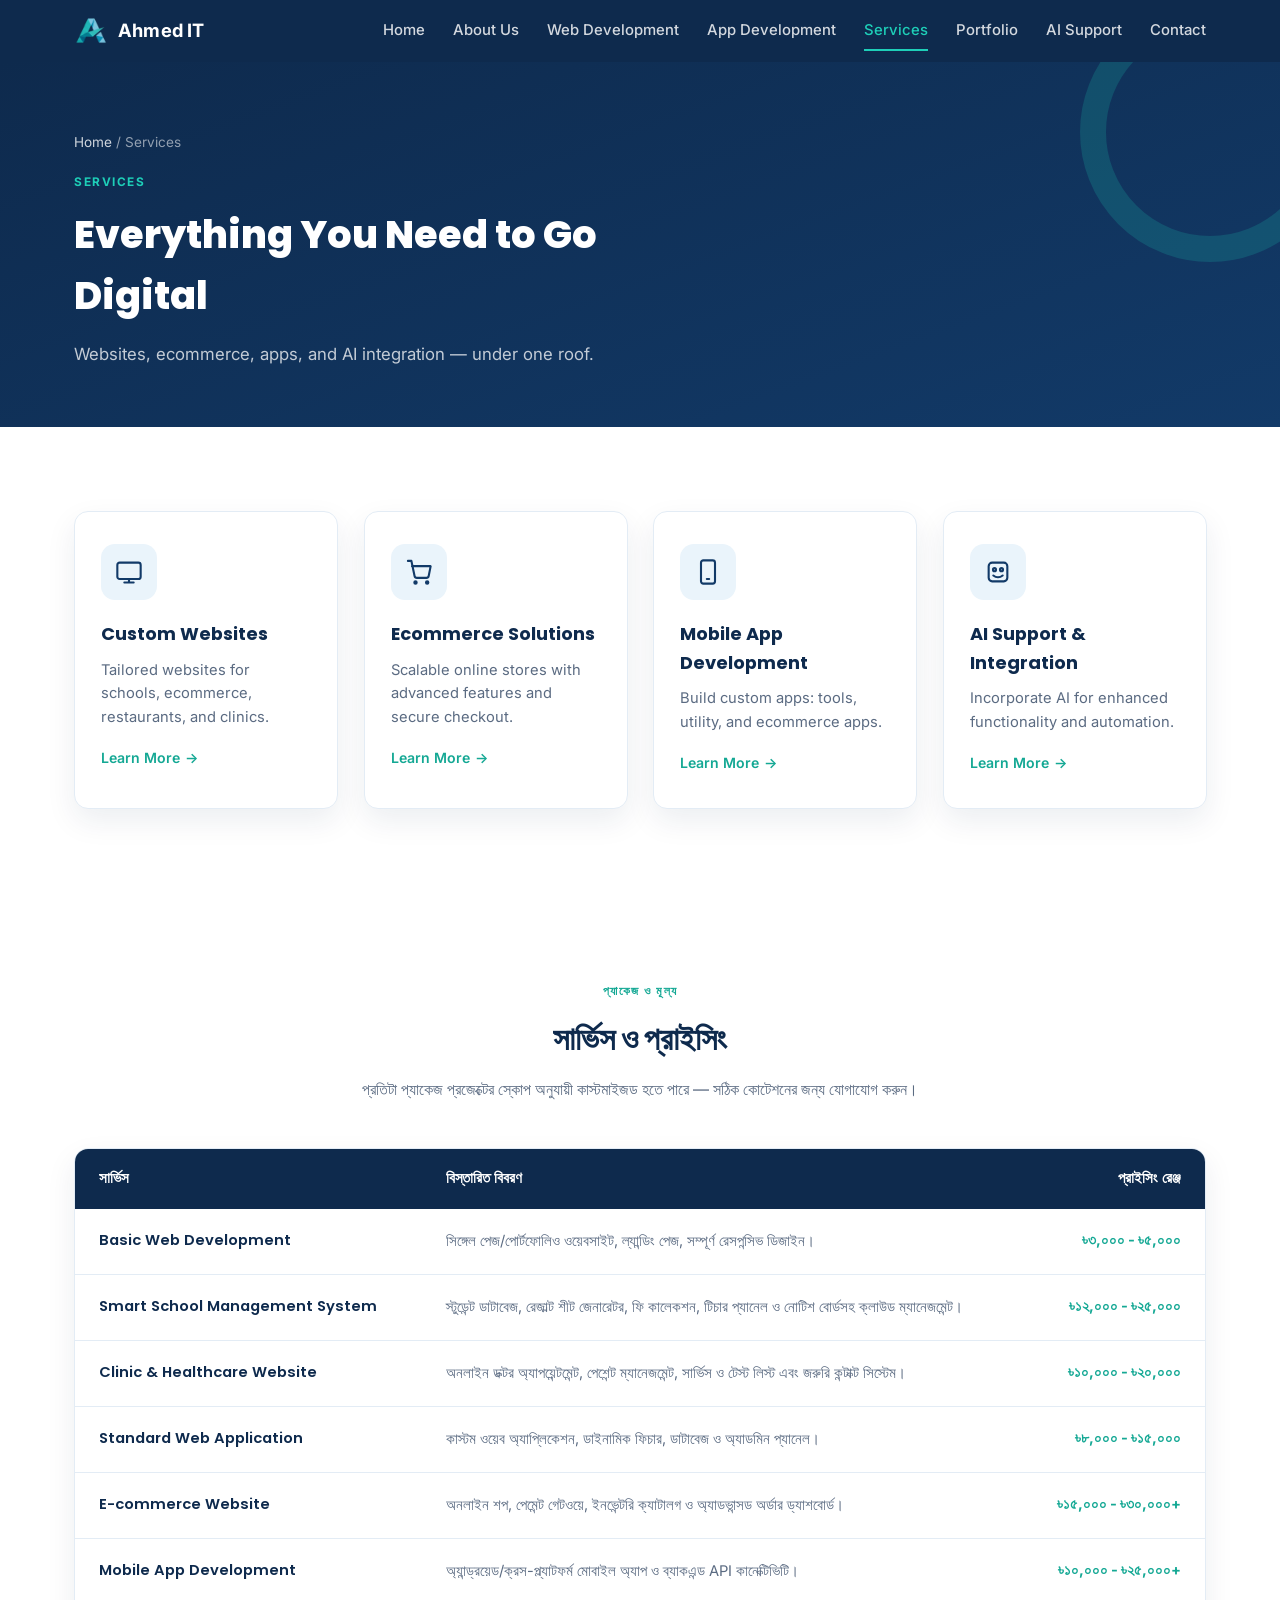
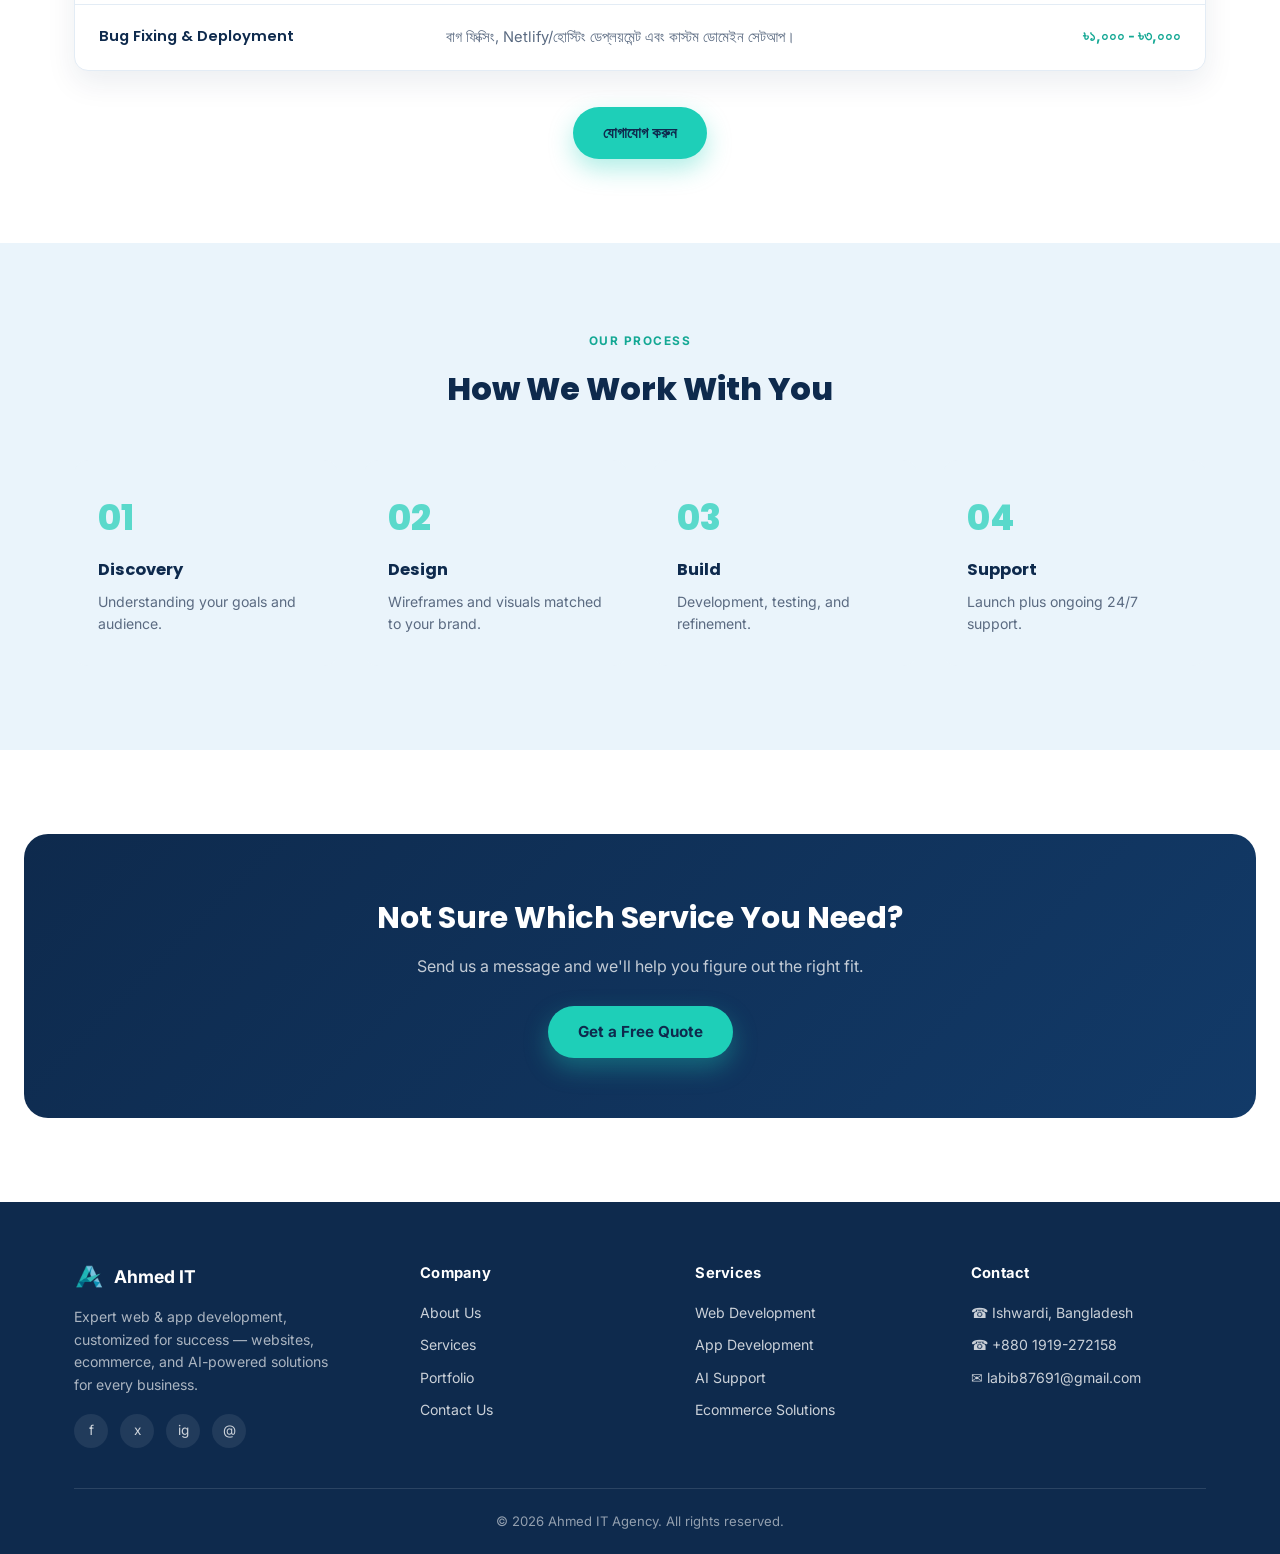
<file: index/services/index.html>
<!DOCTYPE html>
<html lang="en">
<head>
<meta charset="UTF-8">
<meta name="viewport" content="width=device-width, initial-scale=1.0">
<title>Services — Ahmed IT</title>
<meta name="description" content="All Ahmed IT services — web, ecommerce, apps, and AI integration.">
<link rel="icon" href="../assets/logo.png" type="image/png">
<link rel="preconnect" href="https://fonts.googleapis.com">
<link href="https://fonts.googleapis.com/css2?family=Poppins:wght@400;500;600;700;800&family=Inter:wght@400;500;600&display=swap" rel="stylesheet">
<link rel="stylesheet" href="../style.css">
</head>
<body>
<header>
  <div class="nav-wrap">
    <a href="../" class="brand"><img src="../assets/logo.png" alt="Ahmed IT logo"> Ahmed IT</a>
    <nav>
      <ul id="navList">
        <li><a href="../">Home</a></li>
        <li><a href="../about-us/">About Us</a></li>
        <li><a href="../web-development/">Web Development</a></li>
        <li><a href="../app-development/">App Development</a></li>
        <li><a href="../services/" class="active">Services</a></li>
        <li><a href="../portfolio/">Portfolio</a></li>
        <li><a href="../ai-support/">AI Support</a></li>
        <li><a href="../contact/">Contact</a></li>
        
      </ul>
    </nav>
    <button class="nav-toggle" id="navToggle" aria-label="Menu">&#9776;</button>
  </div>
</header>

<section class="page-hero">
  <div class="page-hero-shape"></div>
  <div class="container">
    <div class="breadcrumb"><a href="../">Home</a> / Services</div>
    <span class="eyebrow">Services</span>
    <h1>Everything You Need to Go Digital</h1>
    <p>Websites, ecommerce, apps, and AI integration — under one roof.</p>
  </div>
</section>

<section>
  <div class="container">
    <div class="card-grid">
      <div class="service-card">
        <div class="icon-badge"><svg viewBox="0 0 24 24" fill="none" stroke-width="1.8" stroke-linecap="round" stroke-linejoin="round"><rect x="2" y="4" width="20" height="14" rx="2"/><path d="M8 21h8M12 18v3"/></svg></div>
        <h3>Custom Websites</h3>
        <p>Tailored websites for schools, ecommerce, restaurants, and clinics.</p>
        <a href="../web-development/" class="learn-more">Learn More</a>
      </div>
      <div class="service-card">
        <div class="icon-badge"><svg viewBox="0 0 24 24" fill="none" stroke-width="1.8" stroke-linecap="round" stroke-linejoin="round"><circle cx="9" cy="21" r="1"/><circle cx="19" cy="21" r="1"/><path d="M2.5 2.5h3l2.7 12.9a2 2 0 0 0 2 1.6h8.1a2 2 0 0 0 2-1.6L22 7H6"/></svg></div>
        <h3>Ecommerce Solutions</h3>
        <p>Scalable online stores with advanced features and secure checkout.</p>
        <a href="../web-development/" class="learn-more">Learn More</a>
      </div>
      <div class="service-card">
        <div class="icon-badge"><svg viewBox="0 0 24 24" fill="none" stroke-width="1.8" stroke-linecap="round" stroke-linejoin="round"><rect x="6" y="2" width="12" height="20" rx="2"/><path d="M11 18h2"/></svg></div>
        <h3>Mobile App Development</h3>
        <p>Build custom apps: tools, utility, and ecommerce apps.</p>
        <a href="../app-development/" class="learn-more">Learn More</a>
      </div>
      <div class="service-card">
        <div class="icon-badge"><svg viewBox="0 0 24 24" fill="none" stroke-width="1.8" stroke-linecap="round" stroke-linejoin="round"><rect x="4" y="4" width="16" height="16" rx="3"/><circle cx="9" cy="10" r="1.3"/><circle cx="15" cy="10" r="1.3"/><path d="M8 15c1.2 1 2.6 1.5 4 1.5s2.8-.5 4-1.5"/></svg></div>
        <h3>AI Support &amp; Integration</h3>
        <p>Incorporate AI for enhanced functionality and automation.</p>
        <a href="../ai-support/" class="learn-more">Learn More</a>
      </div>
    </div>
  </div>
</section>

<section>
  <div class="container">
    <div class="section-head">
      <span class="eyebrow">প্যাকেজ ও মূল্য</span>
      <h2>সার্ভিস ও প্রাইসিং</h2>
      <p>প্রতিটা প্যাকেজ প্রজেক্টের স্কোপ অনুযায়ী কাস্টমাইজড হতে পারে — সঠিক কোটেশনের জন্য যোগাযোগ করুন।</p>
    </div>
    <div class="pricing-wrap">
      <table class="pricing-table">
        <thead>
          <tr><th>সার্ভিস</th><th>বিস্তারিত বিবরণ</th><th>প্রাইসিং রেঞ্জ</th></tr>
        </thead>
        <tbody>
          <tr>
            <td class="p-name">Basic Web Development</td>
            <td class="p-desc">সিঙ্গেল পেজ/পোর্টফোলিও ওয়েবসাইট, ল্যান্ডিং পেজ, সম্পূর্ণ রেসপন্সিভ ডিজাইন।</td>
            <td class="p-price">৳৩,০০০ - ৳৫,০০০</td>
          </tr>
          <tr>
            <td class="p-name">Smart School Management System</td>
            <td class="p-desc">স্টুডেন্ট ডাটাবেজ, রেজাল্ট শীট জেনারেটর, ফি কালেকশন, টিচার প্যানেল ও নোটিশ বোর্ডসহ ক্লাউড ম্যানেজমেন্ট।</td>
            <td class="p-price">৳১২,০০০ - ৳২৫,০০০</td>
          </tr>
          <tr>
            <td class="p-name">Clinic &amp; Healthcare Website</td>
            <td class="p-desc">অনলাইন ডক্টর অ্যাপয়েন্টমেন্ট, পেশেন্ট ম্যানেজমেন্ট, সার্ভিস ও টেস্ট লিস্ট এবং জরুরি কন্টাক্ট সিস্টেম।</td>
            <td class="p-price">৳১০,০০০ - ৳২০,০০০</td>
          </tr>
          <tr>
            <td class="p-name">Standard Web Application</td>
            <td class="p-desc">কাস্টম ওয়েব অ্যাপ্লিকেশন, ডাইনামিক ফিচার, ডাটাবেজ ও অ্যাডমিন প্যানেল।</td>
            <td class="p-price">৳৮,০০০ - ৳১৫,০০০</td>
          </tr>
          <tr>
            <td class="p-name">E-commerce Website</td>
            <td class="p-desc">অনলাইন শপ, পেমেন্ট গেটওয়ে, ইনভেন্টরি ক্যাটালগ ও অ্যাডভান্সড অর্ডার ড্যাশবোর্ড।</td>
            <td class="p-price">৳১৫,০০০ - ৳৩০,০০০+</td>
          </tr>
          <tr>
            <td class="p-name">Mobile App Development</td>
            <td class="p-desc">অ্যান্ড্রয়েড/ক্রস-প্ল্যাটফর্ম মোবাইল অ্যাপ ও ব্যাকএন্ড API কানেক্টিভিটি।</td>
            <td class="p-price">৳১০,০০০ - ৳২৫,০০০+</td>
          </tr>
          <tr>
            <td class="p-name">Bug Fixing &amp; Deployment</td>
            <td class="p-desc">বাগ ফিক্সিং, Netlify/হোস্টিং ডেপ্লয়মেন্ট এবং কাস্টম ডোমেইন সেটআপ।</td>
            <td class="p-price">৳১,০০০ - ৳৩,০০০</td>
          </tr>
        </tbody>
      </table>
    </div>
    <div class="text-center"><a href="../contact/" class="btn" style="margin-top:36px;">যোগাযোগ করুন</a></div>
  </div>
</section>

<section style="background:var(--bg-light);">
  <div class="container">
    <div class="section-head">
      <span class="eyebrow">Our Process</span>
      <h2>How We Work With You</h2>
    </div>
    <div class="process-grid">
      <div class="process-step"><div class="num">01</div><h4>Discovery</h4><p>Understanding your goals and audience.</p></div>
      <div class="process-step"><div class="num">02</div><h4>Design</h4><p>Wireframes and visuals matched to your brand.</p></div>
      <div class="process-step"><div class="num">03</div><h4>Build</h4><p>Development, testing, and refinement.</p></div>
      <div class="process-step"><div class="num">04</div><h4>Support</h4><p>Launch plus ongoing 24/7 support.</p></div>
    </div>
  </div>
</section>

<section>
  <div class="cta-banner">
    <h2>Not Sure Which Service You Need?</h2>
    <p>Send us a message and we'll help you figure out the right fit.</p>
    <a href="../contact/" class="btn">Get a Free Quote</a>
  </div>
</section>
<footer id="contact-footer">
  <div class="container">
    <div class="footer-grid">
      <div>
        <div class="footer-brand"><img src="../assets/logo.png" alt="Ahmed IT logo"> Ahmed IT</div>
        <p style="font-size:.88rem; color:rgba(255,255,255,.65); max-width:260px;">Expert web &amp; app development, customized for success — websites, ecommerce, and AI-powered solutions for every business.</p>
        <div class="socials" style="margin-top:18px;">
          <a href="https://www.facebook.com/profile.php?id=61589057010838" aria-label="Facebook" target="_blank" rel="noopener">f</a>
          <a href="https://x.com/LabibAhmed55908" aria-label="X (Twitter)" target="_blank" rel="noopener">x</a>
          <a href="https://www.instagram.com/labib_87691/" aria-label="Instagram" target="_blank" rel="noopener">ig</a>
          <a href="mailto:labib87691@gmail.com" aria-label="Email">@</a>
        </div>
      </div>
      <div>
        <h5>Company</h5>
        <ul>
          <li><a href="../about-us/">About Us</a></li>
          <li><a href="../services/">Services</a></li>
          <li><a href="../portfolio/">Portfolio</a></li>
          <li><a href="../contact/">Contact Us</a></li>
        </ul>
      </div>
      <div>
        <h5>Services</h5>
        <ul>
          <li><a href="../web-development/">Web Development</a></li>
          <li><a href="../app-development/">App Development</a></li>
          <li><a href="../ai-support/">AI Support</a></li>
          <li><a href="../services/">Ecommerce Solutions</a></li>
        </ul>
      </div>
      <div>
        <h5>Contact</h5>
        <ul>
          <li>&#9742; Ishwardi, Bangladesh</li>
          <li><a href="tel:+8801919272158">&#9742; +880 1919-272158</a></li>
          <li><a href="mailto:labib87691@gmail.com">&#9993; labib87691@gmail.com</a></li>
        </ul>
      </div>
    </div>
    <div class="copyright">© 2026 Ahmed IT Agency. All rights reserved.</div>
  </div>
</footer>

<script>
  const navToggle = document.getElementById('navToggle');
  const navList = document.getElementById('navList');
  if(navToggle){
    navToggle.addEventListener('click', () => navList.classList.toggle('open'));
  }
</script>
</body>
</html>
</file>
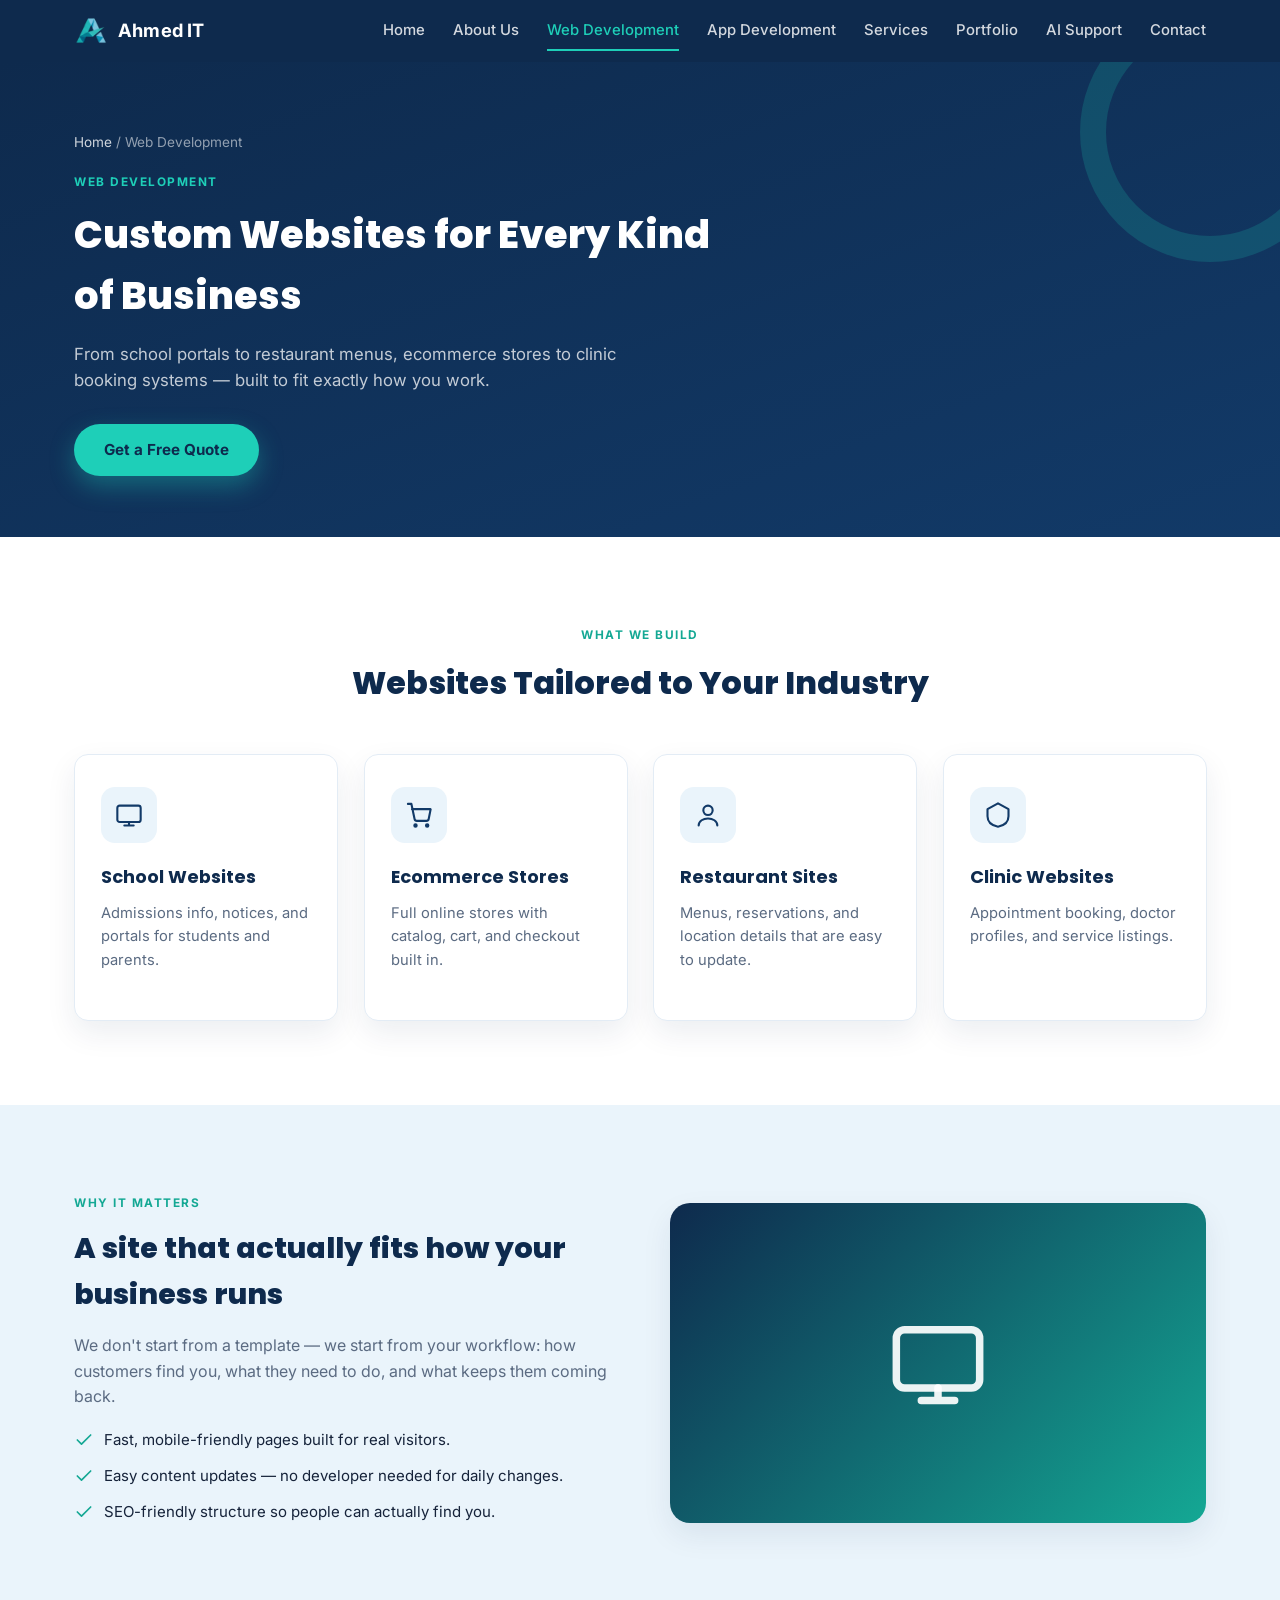
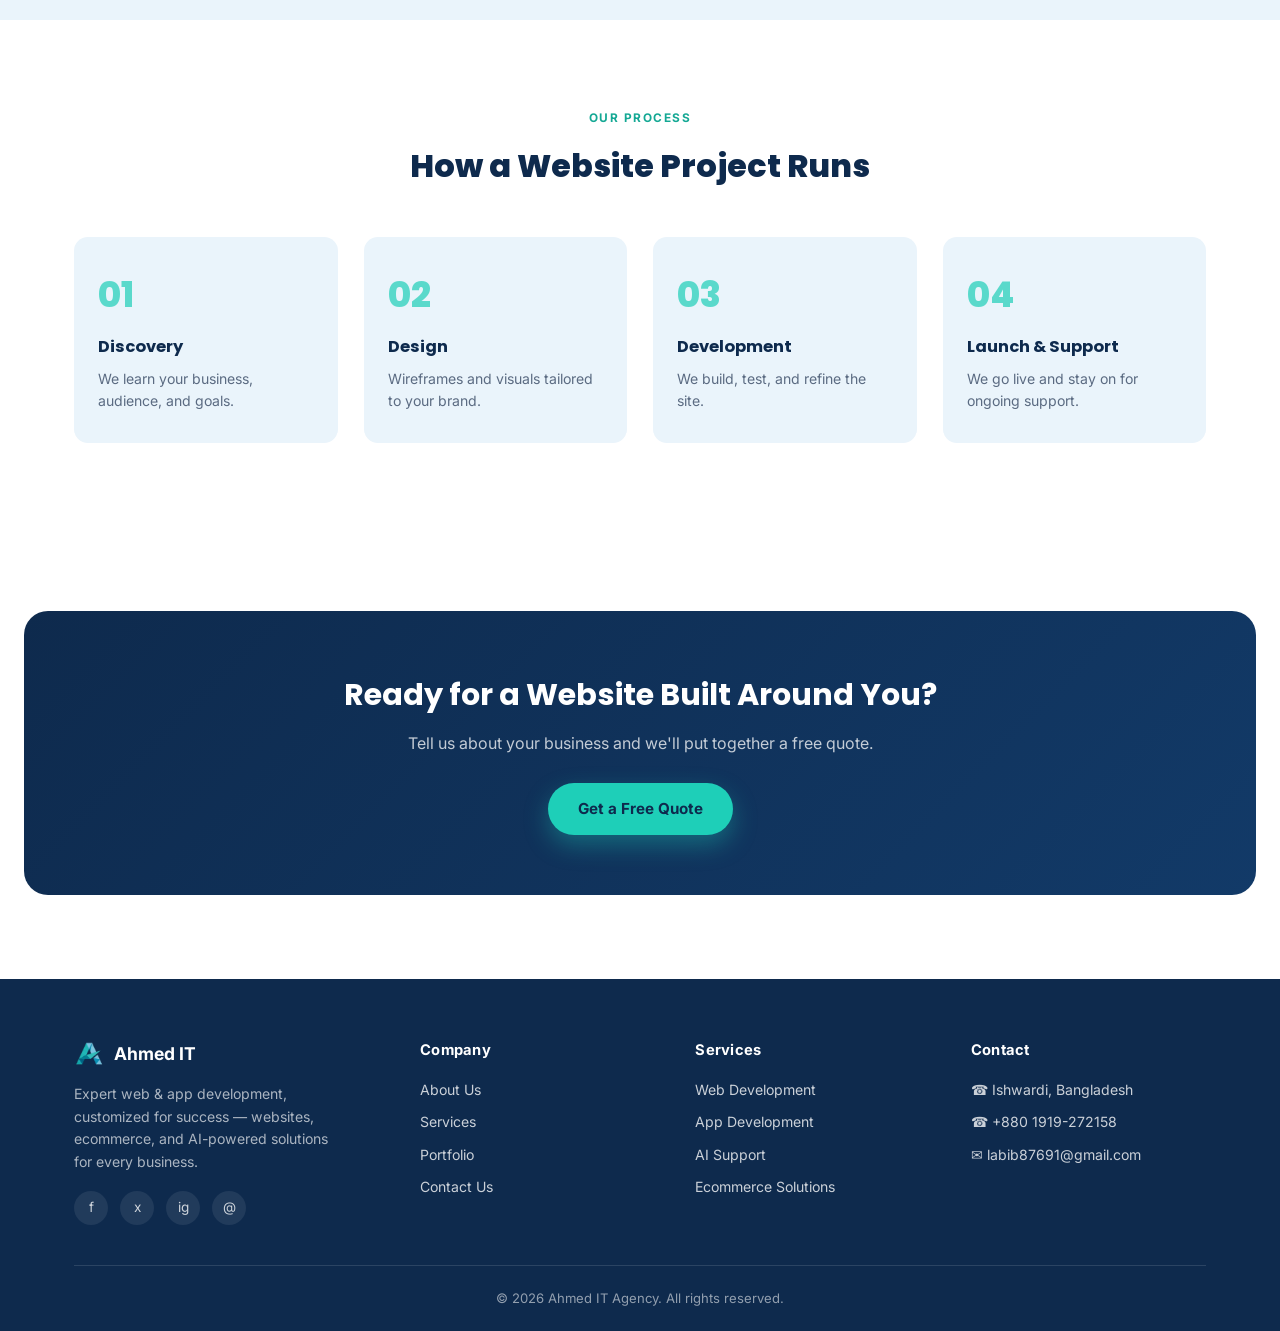
<file: index/web-development/index.html>
<!DOCTYPE html>
<html lang="en">
<head>
<meta charset="UTF-8">
<meta name="viewport" content="width=device-width, initial-scale=1.0">
<title>Web Development — Ahmed IT</title>
<meta name="description" content="Custom websites for schools, ecommerce, restaurants, and clinics.">
<link rel="icon" href="../assets/logo.png" type="image/png">
<link rel="preconnect" href="https://fonts.googleapis.com">
<link href="https://fonts.googleapis.com/css2?family=Poppins:wght@400;500;600;700;800&family=Inter:wght@400;500;600&display=swap" rel="stylesheet">
<link rel="stylesheet" href="../style.css">
</head>
<body>
<header>
  <div class="nav-wrap">
    <a href="../" class="brand"><img src="../assets/logo.png" alt="Ahmed IT logo"> Ahmed IT</a>
    <nav>
      <ul id="navList">
        <li><a href="../">Home</a></li>
        <li><a href="../about-us/">About Us</a></li>
        <li><a href="../web-development/" class="active">Web Development</a></li>
        <li><a href="../app-development/">App Development</a></li>
        <li><a href="../services/">Services</a></li>
        <li><a href="../portfolio/">Portfolio</a></li>
        <li><a href="../ai-support/">AI Support</a></li>
        <li><a href="../contact/">Contact</a></li>
        
      </ul>
    </nav>
    <button class="nav-toggle" id="navToggle" aria-label="Menu">&#9776;</button>
  </div>
</header>

<section class="page-hero">
  <div class="page-hero-shape"></div>
  <div class="container">
    <div class="breadcrumb"><a href="../">Home</a> / Web Development</div>
    <span class="eyebrow">Web Development</span>
    <h1>Custom Websites for Every Kind of Business</h1>
    <p>From school portals to restaurant menus, ecommerce stores to clinic booking systems — built to fit exactly how you work.</p>
    <a href="../contact/" class="btn">Get a Free Quote</a>
  </div>
</section>

<section>
  <div class="container">
    <div class="section-head">
      <span class="eyebrow">What We Build</span>
      <h2>Websites Tailored to Your Industry</h2>
    </div>
    <div class="card-grid">
      <div class="service-card">
        <div class="icon-badge"><svg viewBox="0 0 24 24" fill="none" stroke-width="1.8" stroke-linecap="round" stroke-linejoin="round"><rect x="2" y="4" width="20" height="14" rx="2"/><path d="M8 21h8M12 18v3"/></svg></div>
        <h3>School Websites</h3>
        <p>Admissions info, notices, and portals for students and parents.</p>
      </div>
      <div class="service-card">
        <div class="icon-badge"><svg viewBox="0 0 24 24" fill="none" stroke-width="1.8" stroke-linecap="round" stroke-linejoin="round"><circle cx="9" cy="21" r="1"/><circle cx="19" cy="21" r="1"/><path d="M2.5 2.5h3l2.7 12.9a2 2 0 0 0 2 1.6h8.1a2 2 0 0 0 2-1.6L22 7H6"/></svg></div>
        <h3>Ecommerce Stores</h3>
        <p>Full online stores with catalog, cart, and checkout built in.</p>
      </div>
      <div class="service-card">
        <div class="icon-badge"><svg viewBox="0 0 24 24" fill="none" stroke-width="1.8" stroke-linecap="round" stroke-linejoin="round"><circle cx="12" cy="8" r="4"/><path d="M4 21c0-4 4-6 8-6s8 2 8 6"/></svg></div>
        <h3>Restaurant Sites</h3>
        <p>Menus, reservations, and location details that are easy to update.</p>
      </div>
      <div class="service-card">
        <div class="icon-badge"><svg viewBox="0 0 24 24" fill="none" stroke-width="1.8" stroke-linecap="round" stroke-linejoin="round"><path d="M12 2 3 7v6c0 5 4 8 9 9 5-1 9-4 9-9V7l-9-5Z"/></svg></div>
        <h3>Clinic Websites</h3>
        <p>Appointment booking, doctor profiles, and service listings.</p>
      </div>
    </div>
  </div>
</section>

<section style="background:var(--bg-light);">
  <div class="container">
    <div class="feature-row reverse">
      <div class="feature-copy">
        <span class="eyebrow">Why It Matters</span>
        <h2>A site that actually fits how your business runs</h2>
        <p>We don't start from a template — we start from your workflow: how customers find you, what they need to do, and what keeps them coming back.</p>
        <ul class="feature-list">
          <li><svg viewBox="0 0 24 24" fill="none" stroke-width="2" stroke-linecap="round" stroke-linejoin="round"><path d="M20 6 9 17l-5-5"/></svg><span>Fast, mobile-friendly pages built for real visitors.</span></li>
          <li><svg viewBox="0 0 24 24" fill="none" stroke-width="2" stroke-linecap="round" stroke-linejoin="round"><path d="M20 6 9 17l-5-5"/></svg><span>Easy content updates — no developer needed for daily changes.</span></li>
          <li><svg viewBox="0 0 24 24" fill="none" stroke-width="2" stroke-linecap="round" stroke-linejoin="round"><path d="M20 6 9 17l-5-5"/></svg><span>SEO-friendly structure so people can actually find you.</span></li>
        </ul>
      </div>
      <div class="feature-visual"><svg viewBox="0 0 24 24" fill="none" stroke-width="1.8" stroke-linecap="round" stroke-linejoin="round"><rect x="2" y="4" width="20" height="14" rx="2"/><path d="M8 21h8M12 18v3"/></svg></div>
    </div>
  </div>
</section>

<section>
  <div class="container">
    <div class="section-head">
      <span class="eyebrow">Our Process</span>
      <h2>How a Website Project Runs</h2>
    </div>
    <div class="process-grid">
      <div class="process-step"><div class="num">01</div><h4>Discovery</h4><p>We learn your business, audience, and goals.</p></div>
      <div class="process-step"><div class="num">02</div><h4>Design</h4><p>Wireframes and visuals tailored to your brand.</p></div>
      <div class="process-step"><div class="num">03</div><h4>Development</h4><p>We build, test, and refine the site.</p></div>
      <div class="process-step"><div class="num">04</div><h4>Launch &amp; Support</h4><p>We go live and stay on for ongoing support.</p></div>
    </div>
  </div>
</section>

<section>
  <div class="cta-banner">
    <h2>Ready for a Website Built Around You?</h2>
    <p>Tell us about your business and we'll put together a free quote.</p>
    <a href="../contact/" class="btn">Get a Free Quote</a>
  </div>
</section>
<footer id="contact-footer">
  <div class="container">
    <div class="footer-grid">
      <div>
        <div class="footer-brand"><img src="../assets/logo.png" alt="Ahmed IT logo"> Ahmed IT</div>
        <p style="font-size:.88rem; color:rgba(255,255,255,.65); max-width:260px;">Expert web &amp; app development, customized for success — websites, ecommerce, and AI-powered solutions for every business.</p>
        <div class="socials" style="margin-top:18px;">
          <a href="https://www.facebook.com/profile.php?id=61589057010838" aria-label="Facebook" target="_blank" rel="noopener">f</a>
          <a href="https://x.com/LabibAhmed55908" aria-label="X (Twitter)" target="_blank" rel="noopener">x</a>
          <a href="https://www.instagram.com/labib_87691/" aria-label="Instagram" target="_blank" rel="noopener">ig</a>
          <a href="mailto:labib87691@gmail.com" aria-label="Email">@</a>
        </div>
      </div>
      <div>
        <h5>Company</h5>
        <ul>
          <li><a href="../about-us/">About Us</a></li>
          <li><a href="../services/">Services</a></li>
          <li><a href="../portfolio/">Portfolio</a></li>
          <li><a href="../contact/">Contact Us</a></li>
        </ul>
      </div>
      <div>
        <h5>Services</h5>
        <ul>
          <li><a href="../web-development/">Web Development</a></li>
          <li><a href="../app-development/">App Development</a></li>
          <li><a href="../ai-support/">AI Support</a></li>
          <li><a href="../services/">Ecommerce Solutions</a></li>
        </ul>
      </div>
      <div>
        <h5>Contact</h5>
        <ul>
          <li>&#9742; Ishwardi, Bangladesh</li>
          <li><a href="tel:+8801919272158">&#9742; +880 1919-272158</a></li>
          <li><a href="mailto:labib87691@gmail.com">&#9993; labib87691@gmail.com</a></li>
        </ul>
      </div>
    </div>
    <div class="copyright">© 2026 Ahmed IT Agency. All rights reserved.</div>
  </div>
</footer>

<script>
  const navToggle = document.getElementById('navToggle');
  const navList = document.getElementById('navList');
  if(navToggle){
    navToggle.addEventListener('click', () => navList.classList.toggle('open'));
  }
</script>
</body>
</html>
</file>
<file: index/style.css>
/* ============================================================
   Ahmed IT — Shared Stylesheet
   ============================================================ */
:root{
  --navy: #0e2a4d;
  --navy-2: #123a68;
  --teal: #1ecfb8;
  --teal-dark: #14a894;
  --ink: #16233a;
  --muted: #5b6b82;
  --bg-light: #eaf4fb;
  --white: #ffffff;
  --line: #e3ecf5;
  --radius: 14px;
  --shadow: 0 12px 30px rgba(14, 42, 77, 0.08);
  --ease: cubic-bezier(.4,0,.2,1);
}
*{ box-sizing: border-box; margin:0; padding:0; }
html{ scroll-behavior: smooth; }
body{
  font-family: 'Inter', sans-serif;
  color: var(--ink);
  background: var(--white);
  line-height: 1.6;
  -webkit-font-smoothing: antialiased;
}
h1,h2,h3,h4{ font-family: 'Poppins', sans-serif; color: var(--navy); }
a{ text-decoration:none; color:inherit; }
img{ max-width:100%; display:block; }
ul{ list-style:none; }
.container{ max-width: 1180px; margin:0 auto; padding: 0 24px; }
section{ padding: 84px 0; }
.text-center{ text-align:center; }

/* ===== Header ===== */
header{
  background: var(--navy);
  position: sticky;
  top:0;
  z-index: 100;
}
.nav-wrap{
  display:flex;
  align-items:center;
  justify-content:space-between;
  padding: 14px 24px;
  max-width: 1180px;
  margin: 0 auto;
}
.brand{
  display:flex;
  align-items:center;
  gap:10px;
  color: var(--white);
  font-weight:700;
  font-size:1.15rem;
  letter-spacing:.2px;
}
.brand img{ width:34px; height:34px; border-radius:7px; }
nav ul{ display:flex; gap: 28px; }
nav a{
  display:inline-block;
  color: rgba(255,255,255,0.82);
  font-size: .93rem;
  font-weight:500;
  padding: 4px 0;
  position:relative;
  transition: color .25s var(--ease);
}
nav a::after{
  content:'';
  position:absolute;
  left:0; bottom:-4px;
  width:0%;
  height:2px;
  background: var(--teal);
  transition: width .3s var(--ease);
}
nav a:hover{ color: var(--teal); }
nav a:hover::after{ width:100%; }
nav a.active{ color: var(--teal); }
nav a.active::after{ width:100%; }
.nav-toggle{ display:none; background:none; border:none; color:#fff; font-size:1.6rem; cursor:pointer; line-height:0; }

@media (max-width: 980px){
  .nav-toggle{ display:block; }
  nav ul{
    position:absolute;
    top:100%; left:0; right:0;
    background: var(--navy);
    flex-direction:column;
    gap:0;
    max-height:0;
    overflow:hidden;
    transition: max-height .35s var(--ease);
  }
  nav ul.open{ max-height: 480px; }
  nav ul li{ border-top:1px solid rgba(255,255,255,.08); }
  nav ul li a{ display:block; padding: 14px 24px; }
  nav a::after{ display:none; }
}

/* ===== Buttons ===== */
.btn{
  display:inline-block;
  background: var(--teal);
  color: var(--navy);
  font-weight:700;
  padding: 14px 30px;
  border-radius: 30px;
  margin-top: 30px;
  box-shadow: 0 10px 24px rgba(30,207,184,.35);
  transition: transform .25s var(--ease), box-shadow .25s var(--ease), background .25s var(--ease);
  border:none;
  cursor:pointer;
  font-size: .95rem;
  will-change: transform;
}
.btn:hover{ transform: translateY(-3px); box-shadow: 0 16px 30px rgba(30,207,184,.45); background: #29e0c8; }
.btn:active{ transform: translateY(-1px); }
.btn.ghost{
  background: transparent;
  color: var(--teal-dark);
  box-shadow:none;
  padding-left:0;
  font-weight:600;
}
.btn.ghost:hover{ transform: translateX(4px); box-shadow:none; background:transparent; color: var(--teal); }
.btn.outline{
  background: transparent;
  border: 2px solid var(--white);
  color: var(--white);
  box-shadow:none;
}
.btn.outline:hover{ background: var(--white); color: var(--navy); transform: translateY(-3px); }

/* ===== Page hero (inner pages) ===== */
.page-hero{
  background: linear-gradient(160deg, #0e2a4d 0%, #123a68 100%);
  padding: 70px 0 60px;
  position: relative;
  overflow:hidden;
}
.page-hero .container{ position:relative; z-index:2; }
.page-hero .eyebrow{ color: var(--teal); }
.page-hero h1{ color:#fff; font-size: 2.4rem; font-weight:800; max-width:640px; }
.page-hero p{ color: rgba(255,255,255,.75); margin-top:14px; max-width:560px; font-size:1.05rem; }
.breadcrumb{ color: rgba(255,255,255,.55); font-size:.85rem; margin-bottom:14px; }
.breadcrumb a{ color: rgba(255,255,255,.8); }
.breadcrumb a:hover{ color: var(--teal); }
.page-hero-shape{ position:absolute; border-radius:50%; border: 26px solid rgba(30,207,184,.18); width:260px; height:260px; right:-60px; top:-60px; }

/* ===== Hero (home) ===== */
.hero{
  background: linear-gradient(160deg, #eaf6fa 0%, #dff0f6 55%, #d7ecf3 100%);
  position: relative;
  overflow: hidden;
  padding: 96px 0 70px;
}
.hero .container{
  display:grid;
  grid-template-columns: 1.1fr 0.9fr;
  align-items:center;
  gap: 40px;
  position: relative;
  z-index: 2;
}
.hero h1{ font-size: 2.7rem; font-weight: 800; line-height: 1.18; max-width: 620px; }
.hero p{ margin-top: 18px; color: var(--muted); font-size: 1.08rem; max-width: 480px; }
.hero-visual{ position:relative; height: 320px; }
.hero-shape{ position:absolute; border-radius: 50%; }
.shape-1{ width:190px; height:190px; background: var(--navy); top: 10px; right: 60px; opacity:.9; clip-path: polygon(0 0, 100% 0, 100% 100%); border-radius: 24px; transform: rotate(8deg); animation: float1 6s ease-in-out infinite; }
.shape-2{ width: 220px; height: 220px; border: 26px solid var(--teal); border-radius:50%; right: 0; bottom: 0; opacity:.85; animation: float2 7s ease-in-out infinite; }
.hero-shape.dot{ position:absolute; width:14px; height:14px; background:var(--navy); border-radius:50%; }
.dot-1{ top: 30px; left: 10px; } .dot-2{ bottom: 60px; left: 60px; } .dot-3{ top: 120px; right: 30px; background:var(--teal); }
.hero-lines{ position:absolute; inset:0; background-image: repeating-linear-gradient(115deg, rgba(14,42,77,0.06) 0 1px, transparent 1px 40px); }
@keyframes float1{ 0%,100%{ transform: rotate(8deg) translateY(0); } 50%{ transform: rotate(8deg) translateY(-14px); } }
@keyframes float2{ 0%,100%{ transform: translateY(0); } 50%{ transform: translateY(12px); } }

/* ===== Cards / Services ===== */
.card-grid{ display:grid; grid-template-columns: repeat(4, 1fr); gap: 26px; }
.card-grid.cols-3{ grid-template-columns: repeat(3, 1fr); }
.card-grid.cols-2{ grid-template-columns: repeat(2, 1fr); }
.service-card{
  background: var(--white);
  border: 1px solid var(--line);
  border-radius: var(--radius);
  padding: 32px 26px;
  box-shadow: var(--shadow);
  text-align:left;
  transition: transform .3s var(--ease), box-shadow .3s var(--ease), border-color .3s var(--ease);
  will-change: transform;
}
.service-card:hover{ transform: translateY(-8px); box-shadow: 0 22px 44px rgba(14,42,77,0.14); border-color: transparent; }
.icon-badge{
  width: 56px; height:56px;
  display:flex; align-items:center; justify-content:center;
  background: var(--bg-light);
  border-radius: 14px;
  margin-bottom: 20px;
  color: var(--navy);
  transition: background .3s var(--ease), transform .3s var(--ease);
}
.service-card:hover .icon-badge{ background: var(--teal); transform: scale(1.08) rotate(-4deg); }
.service-card:hover .icon-badge svg{ stroke: var(--white); }
.icon-badge svg{ width:28px; height:28px; stroke: var(--navy-2); transition: stroke .3s var(--ease); }
.service-card h3{ font-size: 1.12rem; margin-bottom: 10px; }
.service-card p{ color: var(--muted); font-size: .92rem; margin-bottom: 16px; }
.learn-more{ color: var(--teal-dark); font-weight:600; font-size: .88rem; display:inline-flex; align-items:center; gap:5px; transition: gap .25s var(--ease), color .25s var(--ease); }
.learn-more:after{ content:'→'; transition: transform .25s var(--ease); }
.learn-more:hover{ color: var(--navy); gap:9px; }
.learn-more:hover:after{ transform: translateX(2px); }

/* ===== Section headings ===== */
.section-head{ text-align:center; max-width: 640px; margin: 0 auto 46px; }
.eyebrow{
  display:inline-block;
  color: var(--teal-dark);
  font-weight:700;
  letter-spacing: 1.5px;
  text-transform: uppercase;
  font-size: .74rem;
  margin-bottom: 12px;
}
.section-head h2{ font-size: 2rem; font-weight:800; }
.section-head p{ color: var(--muted); margin-top:12px; }

/* ===== Portfolio ===== */
.portfolio{ background: var(--bg-light); }
.portfolio-track{ display:grid; grid-template-columns: repeat(4, 1fr); gap: 24px; }
.portfolio-item{
  background: var(--white);
  border-radius: var(--radius);
  overflow:hidden;
  box-shadow: var(--shadow);
  transition: transform .3s var(--ease), box-shadow .3s var(--ease);
}
.portfolio-item:hover{ transform: translateY(-8px); box-shadow: 0 22px 44px rgba(14,42,77,0.16); }
.portfolio-thumb{
  height: 150px;
  background: linear-gradient(135deg, var(--navy) 0%, var(--teal-dark) 100%);
  position: relative;
  display:flex; align-items:center; justify-content:center;
  overflow:hidden;
}
.portfolio-thumb svg{ width:48px; height:48px; stroke: rgba(255,255,255,.9); transition: transform .4s var(--ease); }
.portfolio-item:hover .portfolio-thumb svg{ transform: scale(1.15) rotate(6deg); }
.portfolio-body{ padding: 18px 20px 22px; }
.portfolio-body h4{ font-size: 1rem; margin-bottom:6px; }
.portfolio-body p{ color: var(--muted); font-size: .85rem; }
.dots{ display:flex; justify-content:center; gap:8px; margin-top: 34px; }
.dots span{ width:8px; height:8px; border-radius:50%; background: #c3d6e4; transition: all .3s var(--ease); }
.dots span.active{ background: var(--teal-dark); width: 22px; border-radius:5px; }

/* ===== Why choose (intro w/ cards) ===== */
.why-intro .container{ display:grid; grid-template-columns: 0.95fr 1.05fr; gap: 60px; align-items:center; }
.stat-cards{ display:flex; flex-direction:column; gap: 20px; }
.stat-card{
  background: var(--white);
  border: 1px solid var(--line);
  border-radius: var(--radius);
  padding: 24px 26px;
  box-shadow: var(--shadow);
  display:flex; gap:16px; align-items:flex-start;
  transition: transform .3s var(--ease), box-shadow .3s var(--ease);
}
.stat-card:hover{ transform: translateY(-6px) translateX(4px); box-shadow: 0 20px 40px rgba(14,42,77,0.12); }
.stat-card .icon-badge{ margin-bottom:0; flex-shrink:0; }
.stat-card h4{ font-size: 1.02rem; margin-bottom: 6px; }
.stat-card p{ color: var(--muted); font-size: .88rem; }
.why-copy h2{ font-size: 2rem; font-weight: 800; margin-bottom: 18px; line-height:1.25; }
.why-copy p{ color: var(--muted); margin-bottom: 16px; }

/* ===== Benefits strip ===== */
.benefits-grid{ display:grid; grid-template-columns: repeat(4, 1fr); gap: 30px; text-align:center; }
.benefit{ padding: 10px; transition: transform .3s var(--ease); }
.benefit:hover{ transform: translateY(-6px); }
.benefit .icon-badge{ margin: 0 auto 18px; background: transparent; border: 2px solid var(--teal); }
.benefit:hover .icon-badge{ background: var(--teal); }
.benefit .icon-badge svg{ stroke: var(--teal-dark); }
.benefit:hover .icon-badge svg{ stroke: var(--white); }
.benefit h4{ font-size: 1.02rem; margin-bottom: 8px; }
.benefit p{ color: var(--muted); font-size: .86rem; }

/* ===== Timeline / Process steps ===== */
.process-grid{ display:grid; grid-template-columns: repeat(4, 1fr); gap: 26px; counter-reset: step; }
.process-step{ position:relative; padding: 30px 24px; background: var(--bg-light); border-radius: var(--radius); transition: transform .3s var(--ease), background .3s var(--ease); }
.process-step:hover{ transform: translateY(-6px); background: #dff0f6; }
.process-step .num{ font-family:'Poppins',sans-serif; font-weight:800; font-size:2.2rem; color: var(--teal); margin-bottom: 10px; opacity:.7; }
.process-step h4{ font-size: 1.02rem; margin-bottom: 8px; }
.process-step p{ color: var(--muted); font-size:.88rem; }

/* ===== Two-column feature rows ===== */
.feature-row{ display:grid; grid-template-columns: 1fr 1fr; gap: 60px; align-items:center; }
.feature-row.reverse .feature-visual{ order:2; }
.feature-visual{
  background: linear-gradient(135deg, var(--navy), var(--teal-dark));
  border-radius: 20px;
  height: 320px;
  display:flex; align-items:center; justify-content:center;
  box-shadow: var(--shadow);
}
.feature-visual svg{ width:100px; height:100px; stroke: rgba(255,255,255,.92); }
.feature-copy h2{ font-size:1.8rem; font-weight:800; margin-bottom:16px; }
.feature-copy p{ color: var(--muted); margin-bottom:14px; }
.feature-list{ margin-top:18px; }
.feature-list li{ display:flex; gap:10px; align-items:flex-start; margin-bottom:12px; color: var(--ink); font-size:.94rem; }
.feature-list li svg{ width:20px; height:20px; stroke: var(--teal-dark); flex-shrink:0; margin-top:2px; }

/* ===== Team ===== */
.team-grid{ display:grid; grid-template-columns: repeat(4, 1fr); gap: 26px; }
.team-card{ text-align:center; background:var(--white); border:1px solid var(--line); border-radius: var(--radius); padding: 28px 20px; box-shadow: var(--shadow); transition: transform .3s var(--ease), box-shadow .3s var(--ease); }
.team-card:hover{ transform: translateY(-8px); box-shadow: 0 22px 44px rgba(14,42,77,.14); }
.team-avatar{ width:84px; height:84px; border-radius:50%; margin: 0 auto 16px; background: linear-gradient(135deg, var(--teal), var(--navy-2)); display:flex; align-items:center; justify-content:center; color:#fff; font-weight:700; font-size:1.4rem; font-family:'Poppins',sans-serif; }
.team-card h4{ font-size:1rem; margin-bottom:4px; }
.team-card span{ color: var(--teal-dark); font-size:.82rem; font-weight:600; }

/* ===== Stats bar ===== */
.stats-bar{ background: var(--navy); padding: 50px 0; }
.stats-bar .container{ display:grid; grid-template-columns: repeat(4,1fr); gap: 24px; text-align:center; }
.stat{ color:#fff; }
.stat strong{ display:block; font-family:'Poppins',sans-serif; font-size:2.2rem; font-weight:800; color: var(--teal); }
.stat span{ color: rgba(255,255,255,.7); font-size:.85rem; }

/* ===== Pricing Table ===== */
.pricing-wrap{
  background: var(--white);
  border: 1px solid var(--line);
  border-radius: var(--radius);
  box-shadow: var(--shadow);
  overflow: hidden;
}
.pricing-table{ width:100%; border-collapse: collapse; }
.pricing-table thead th{
  background: var(--navy);
  color: #fff;
  text-align: left;
  font-family: 'Poppins', sans-serif;
  font-weight:600;
  font-size: .92rem;
  padding: 18px 24px;
}
.pricing-table thead th:last-child{ text-align:right; white-space:nowrap; }
.pricing-table tbody tr{ border-bottom: 1px solid var(--line); transition: background .25s var(--ease); }
.pricing-table tbody tr:last-child{ border-bottom:none; }
.pricing-table tbody tr:hover{ background: var(--bg-light); }
.pricing-table td{ padding: 20px 24px; vertical-align: top; font-size: .92rem; }
.pricing-table td.p-name{ font-family:'Poppins', sans-serif; font-weight:600; color: var(--navy); white-space: nowrap; }
.pricing-table td.p-desc{ color: var(--muted); line-height:1.7; }
.pricing-table td.p-price{ text-align:right; white-space:nowrap; font-weight:700; color: var(--teal-dark); }
@media (max-width: 900px){
  .pricing-table thead{ display:none; }
  .pricing-table, .pricing-table tbody, .pricing-table tr, .pricing-table td{ display:block; width:100%; }
  .pricing-table tr{ padding: 18px 22px; border-bottom: 1px solid var(--line); }
  .pricing-table td{ padding: 4px 0; }
  .pricing-table td.p-name{ font-size: 1.02rem; margin-bottom:6px; white-space:normal; }
  .pricing-table td.p-price{ text-align:left; margin-top:8px; }
  .pricing-table td.p-price::before{ content:'Price: '; color: var(--muted); font-weight:500; }
}

/* ===== Contact ===== */
.contact-grid{ display:grid; grid-template-columns: 1fr 1fr; gap: 50px; }
.contact-info-card{ background: var(--bg-light); border-radius: var(--radius); padding: 36px 30px; }
.contact-info-card h3{ margin-bottom:20px; font-size:1.2rem; }
.contact-line{ display:flex; gap:14px; align-items:flex-start; margin-bottom: 20px; }
.contact-line .icon-badge{ margin-bottom:0; background: var(--white); flex-shrink:0; }
.contact-line strong{ display:block; font-size:.92rem; margin-bottom:2px; }
.contact-line span{ color: var(--muted); font-size:.88rem; }
.form-group{ margin-bottom: 18px; }
.form-group label{ display:block; font-size:.86rem; font-weight:600; margin-bottom:6px; color: var(--navy); }
.form-group input, .form-group textarea, .form-group select{
  width:100%;
  padding: 13px 16px;
  border: 1px solid var(--line);
  border-radius: 10px;
  font-family:'Inter',sans-serif;
  font-size: .92rem;
  transition: border-color .25s var(--ease), box-shadow .25s var(--ease);
  outline:none;
}
.form-group input:focus, .form-group textarea:focus, .form-group select:focus{ border-color: var(--teal); box-shadow: 0 0 0 4px rgba(30,207,184,.15); }
.form-row{ display:grid; grid-template-columns:1fr 1fr; gap:18px; }
.map-embed{ border-radius: var(--radius); overflow:hidden; height: 280px; background: var(--bg-light); display:flex; align-items:center; justify-content:center; color: var(--muted); font-size:.9rem; margin-top: 40px; }

/* ===== CTA banner ===== */
.cta-banner{ background: linear-gradient(135deg, var(--navy), var(--navy-2)); border-radius: 24px; padding: 60px 50px; text-align:center; margin: 0 24px; }
.cta-banner h2{ color:#fff; font-size:1.9rem; margin-bottom:12px; }
.cta-banner p{ color: rgba(255,255,255,.75); max-width:520px; margin: 0 auto; }
.cta-banner .btn{ margin-top:26px; }

/* ===== Footer ===== */
footer{ background: var(--navy); color: rgba(255,255,255,.78); padding-top: 60px; }
.footer-grid{ display:grid; grid-template-columns: 1.3fr 1fr 1fr 1fr; gap: 40px; padding-bottom: 40px; border-bottom: 1px solid rgba(255,255,255,.12); }
.footer-brand{ display:flex; align-items:center; gap:10px; color:#fff; font-weight:700; font-size:1.1rem; margin-bottom: 14px; }
.footer-brand img{ width:30px; height:30px; border-radius:6px; }
footer h5{ color:#fff; font-size: .92rem; margin-bottom: 16px; letter-spacing:.3px; }
footer ul li{ margin-bottom: 10px; font-size: .88rem; }
footer ul li a{ transition: color .25s var(--ease), padding-left .25s var(--ease); display:inline-block; }
footer ul li a:hover{ color: var(--teal); padding-left:4px; }
.socials{ display:flex; gap: 12px; }
.socials a{
  width:34px; height:34px; border-radius:50%;
  background: rgba(255,255,255,.08);
  display:flex; align-items:center; justify-content:center;
  font-size: .85rem;
  transition: background .25s var(--ease), color .25s var(--ease), transform .25s var(--ease);
}
.socials a:hover{ background: var(--teal); color: var(--navy); transform: translateY(-4px); }
.copyright{ text-align:center; padding: 22px 0; font-size: .82rem; color: rgba(255,255,255,.55); }

/* ===== Responsive ===== */
@media (max-width: 980px){
  .hero .container{ grid-template-columns: 1fr; }
  .hero-visual{ display:none; }
  .card-grid, .portfolio-track, .team-grid{ grid-template-columns: repeat(2, 1fr); }
  .why-intro .container{ grid-template-columns: 1fr; }
  .benefits-grid, .process-grid, .stats-bar .container{ grid-template-columns: repeat(2, 1fr); }
  .footer-grid{ grid-template-columns: repeat(2, 1fr); }
  .feature-row{ grid-template-columns: 1fr; }
  .feature-row.reverse .feature-visual{ order:0; }
  .contact-grid{ grid-template-columns: 1fr; }
}
@media (max-width: 560px){
  .hero h1, .page-hero h1{ font-size: 2rem; }
  .card-grid, .portfolio-track, .benefits-grid, .process-grid, .team-grid, .stats-bar .container{ grid-template-columns: 1fr; }
  .footer-grid{ grid-template-columns: 1fr; }
  .form-row{ grid-template-columns: 1fr; }
  section{ padding: 56px 0; }
  .cta-banner{ padding: 44px 26px; margin: 0 12px; }
}
</file>
